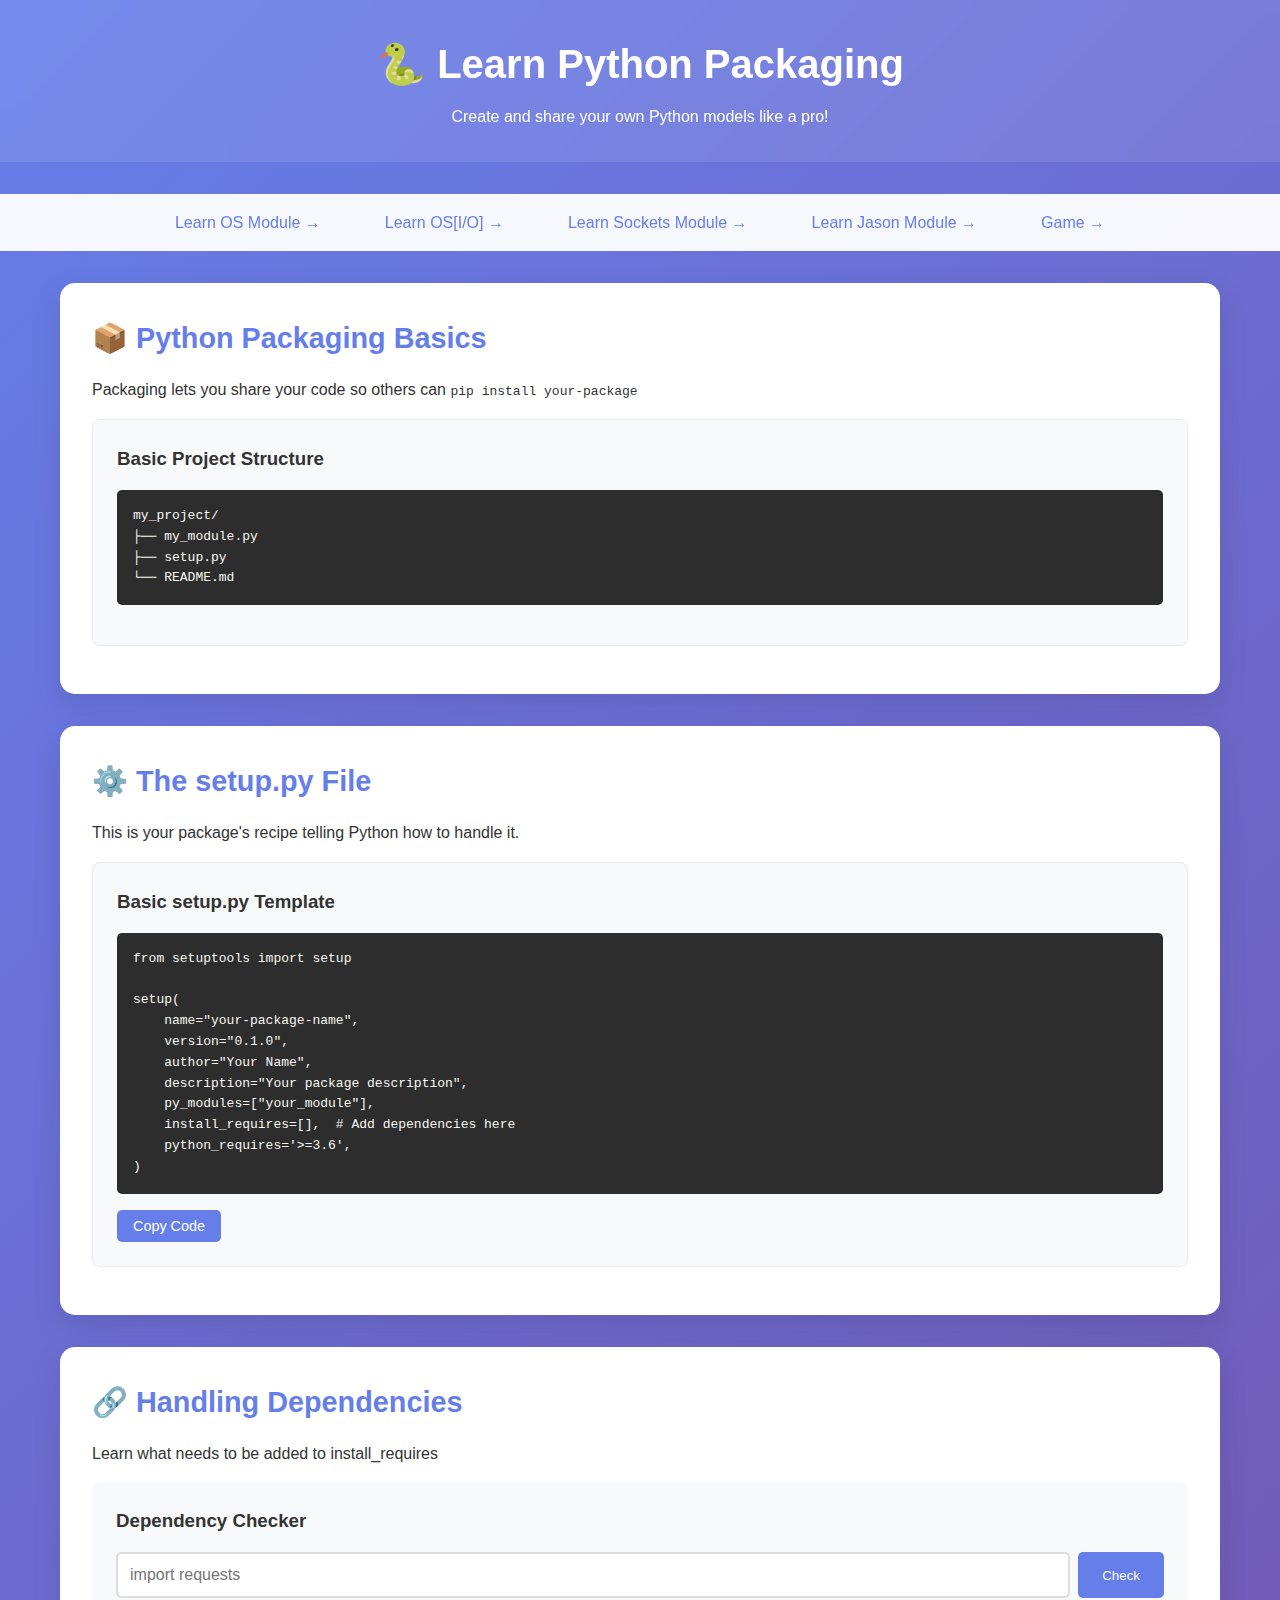
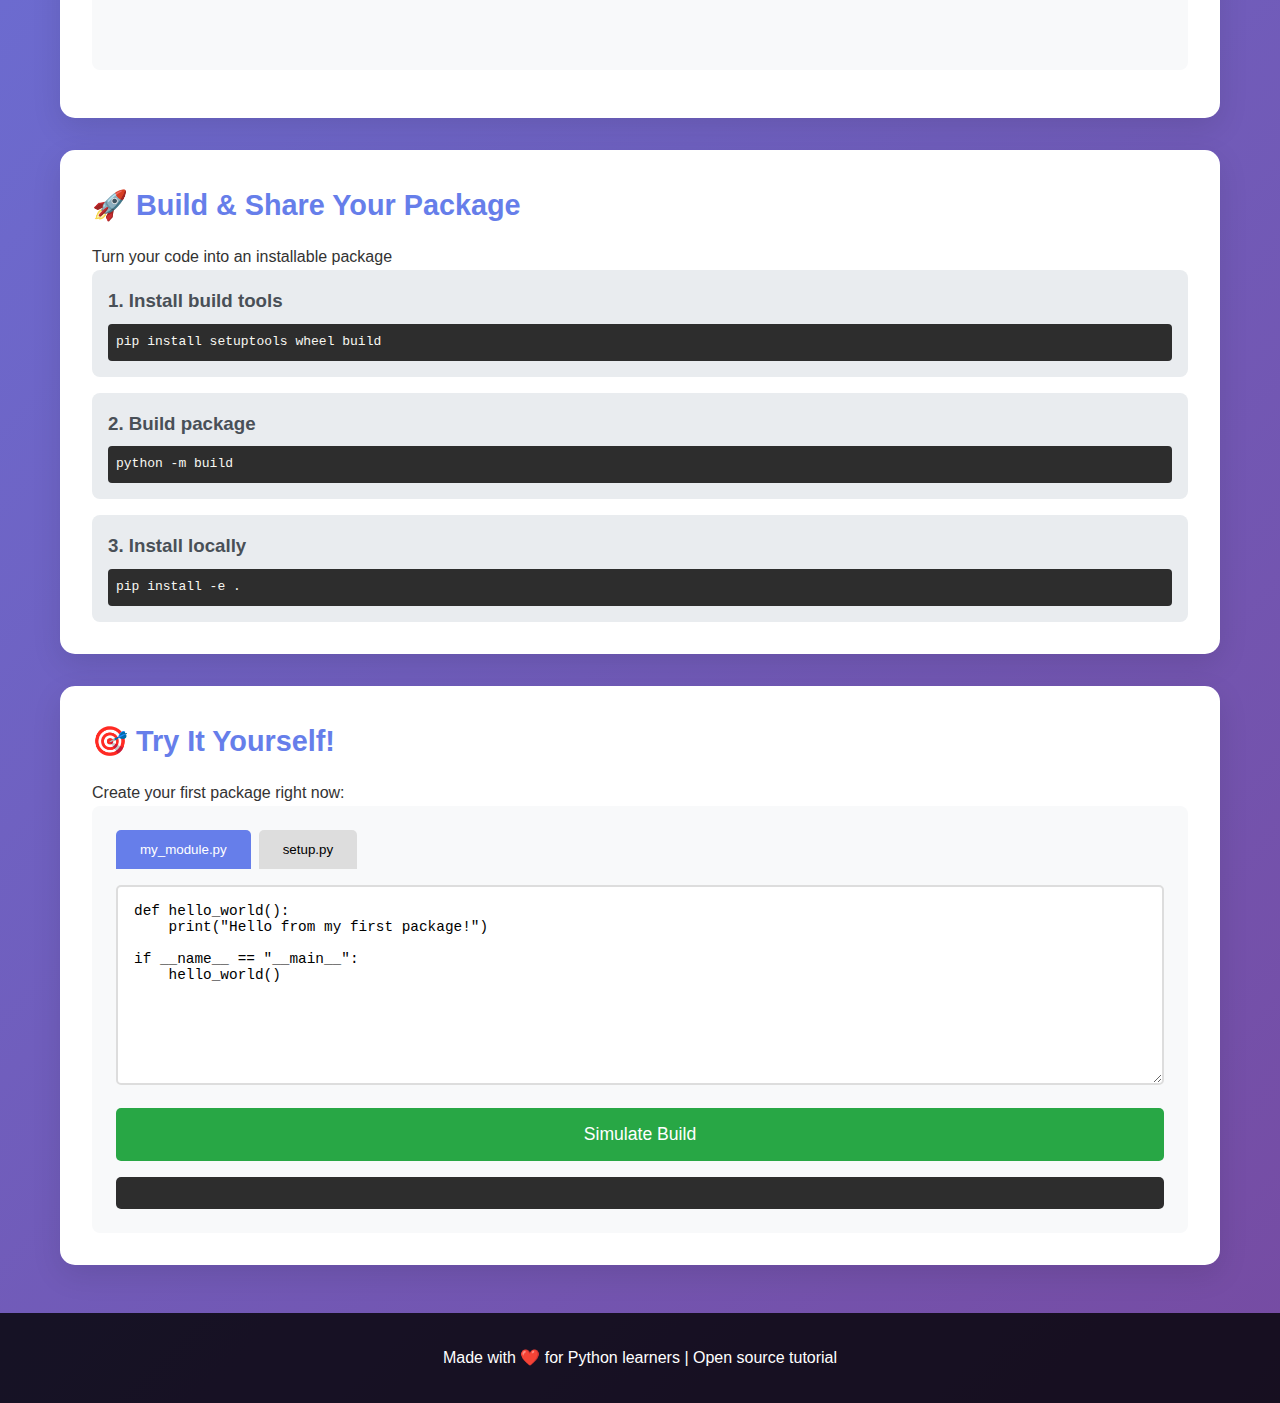
<file: index.html>
<!DOCTYPE html>
<html lang="en">
<head>
    <meta charset="UTF-8">
    <meta name="viewport" content="width=device-width, initial-scale=1.0">
    <title>Learn Python Packaging</title>
    <link rel="stylesheet" href="style.css">
    <link rel="icon" href="favicon.ico" type="image/x-icon">
</head>
<body>
    <header>
        <div class="container">
            <h1>🐍 Learn Python Packaging</h1>
            <p>Create and share your own Python models like a pro!</p>
        </div>
    </header>

    <nav>
        <div class="container">
            <ul>
                <li><a href="os_module.html">Learn OS Module →</a></li>
                <li><a href="file-io.html">Learn OS[I/O] →</a></li>
                <li><a href="sockets_module.html">Learn Sockets Module →</a></li>            
                <li><a href="jason-data.html">Learn Jason Module →</a></li>
                <li><a href="Cadillacs_Dinosaurs.html">Game →</a></li>
            </ul>
        </div>
    </nav>

    <main class="container">
        <section id="basics" class="card">
            <h2>📦 Python Packaging Basics</h2>
            <p>Packaging lets you share your code so others can <code>pip install your-package</code></p>
            
            <div class="code-block">
                <h3>Basic Project Structure</h3>
                <pre><code>my_project/
├── my_module.py
├── setup.py
└── README.md</code></pre>
            </div>
        </section>

        <section id="setup" class="card">
            <h2>⚙️ The setup.py File</h2>
            <p>This is your package's recipe telling Python how to handle it.</p>
            
            <div class="code-block">
                <h3>Basic setup.py Template</h3>
                <pre><code id="setupPyCode">from setuptools import setup

setup(
    name="your-package-name",
    version="0.1.0",
    author="Your Name",
    description="Your package description",
    py_modules=["your_module"],
    install_requires=[],  # Add dependencies here
    python_requires='>=3.6',
)</code></pre>
                <button onclick="copyCode('setupPyCode')">Copy Code</button>
            </div>
        </section>

        <section id="dependencies" class="card">
            <h2>🔗 Handling Dependencies</h2>
            <p>Learn what needs to be added to install_requires</p>
            
            <div class="interactive-demo">
                <h3>Dependency Checker</h3>
                <div class="input-group">
                    <input type="text" id="importInput" placeholder="Enter import statement (e.g., import requests)">
                    <button onclick="checkDependency()">Check</button>
                </div>
                <div id="dependencyResult" class="result"></div>
            </div>
        </section>

        <section id="build" class="card">
            <h2>🚀 Build & Share Your Package</h2>
            <p>Turn your code into an installable package</p>
            
            <div class="steps">
                <div class="step">
                    <h3>1. Install build tools</h3>
                    <code>pip install setuptools wheel build</code>
                </div>
                <div class="step">
                    <h3>2. Build package</h3>
                    <code>python -m build</code>
                </div>
                <div class="step">
                    <h3>3. Install locally</h3>
                    <code>pip install -e .</code>
                </div>
            </div>
        </section>

        <section class="card">
            <h2>🎯 Try It Yourself!</h2>
            <p>Create your first package right now:</p>
            
            <div class="practice-area">
                <div class="tabs">
                    <button class="tab-btn active" onclick="openTab('moduleTab')">my_module.py</button>
                    <button class="tab-btn" onclick="openTab('setupTab')">setup.py</button>
                </div>
                
                <div id="moduleTab" class="tab-content active">
                    <textarea id="moduleCode" placeholder="Write your Python code here...">def hello_world():
    print("Hello from my first package!")

if __name__ == "__main__":
    hello_world()</textarea>
                </div>
                
                <div id="setupTab" class="tab-content">
                    <textarea id="setupCode" placeholder="Write your setup.py here...">from setuptools import setup

setup(
    name="my-first-package",
    version="0.1.0",
    py_modules=["my_module"],
    entry_points={
        'console_scripts': [
            'my-command=my_module:hello_world',
        ],
    },
)</textarea>
                </div>
                
                <button onclick="simulateBuild()" class="build-btn">Simulate Build</button>
                <div id="buildOutput" class="output"></div>
            </div>
        </section>
    </main>

    <footer>
        <div class="container">
            <p>Made with ❤️ for Python learners | Open source tutorial</p>
        </div>
    </footer>

    <!-- External JavaScript file -->
    <script src="script.js"></script>
</body>
</html>
</file>
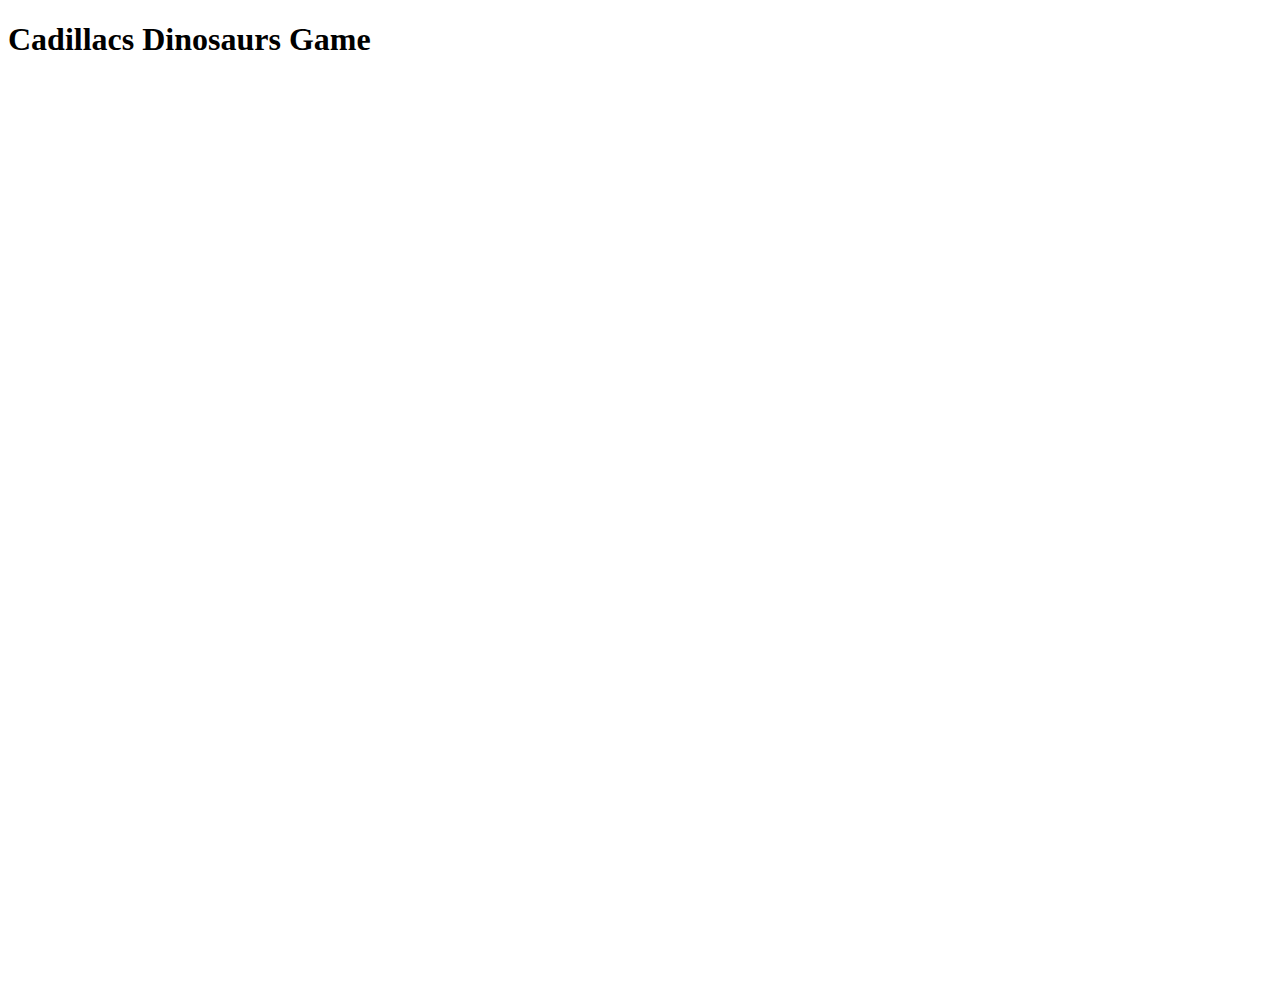
<file: Cadillacs_Dinosaurs.html>
<!DOCTYPE html>
   <html>
   <head>
<meta charset="UTF-8">
    <meta name="viewport" content="width=device-width, initial-scale=1.0">
       <title>Cadillacs Dinosaurs</title>      
   </head>
   <body>
       <h1>Cadillacs Dinosaurs Game</h1>
        <iframe src="https://www.retrogames.cc/embed/8037-cadillacs-dinosaurs-930201-etc.html" width="1200" height="900" frameborder="no" allowfullscreen="true" webkitallowfullscreen="true" mozallowfullscreen="true" scrolling="no"></iframe>
   </body>
   </html>
</file>
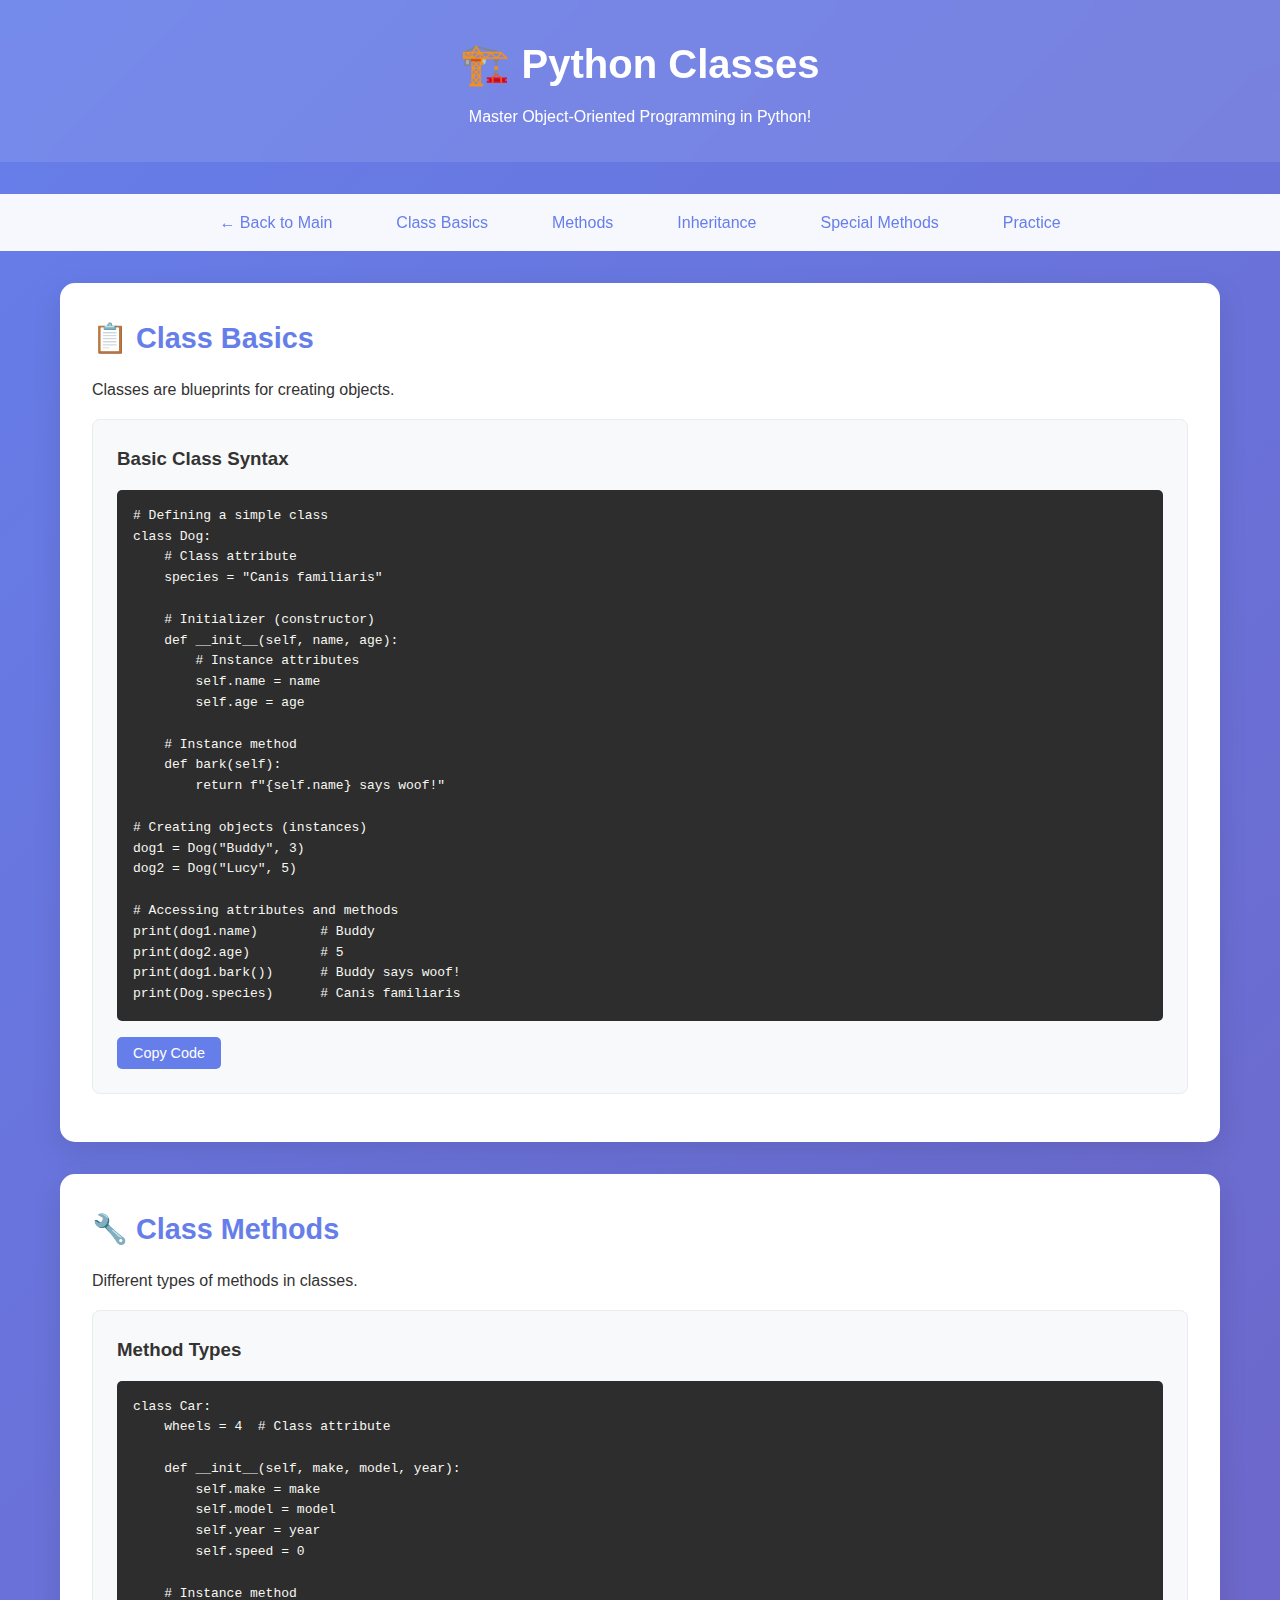
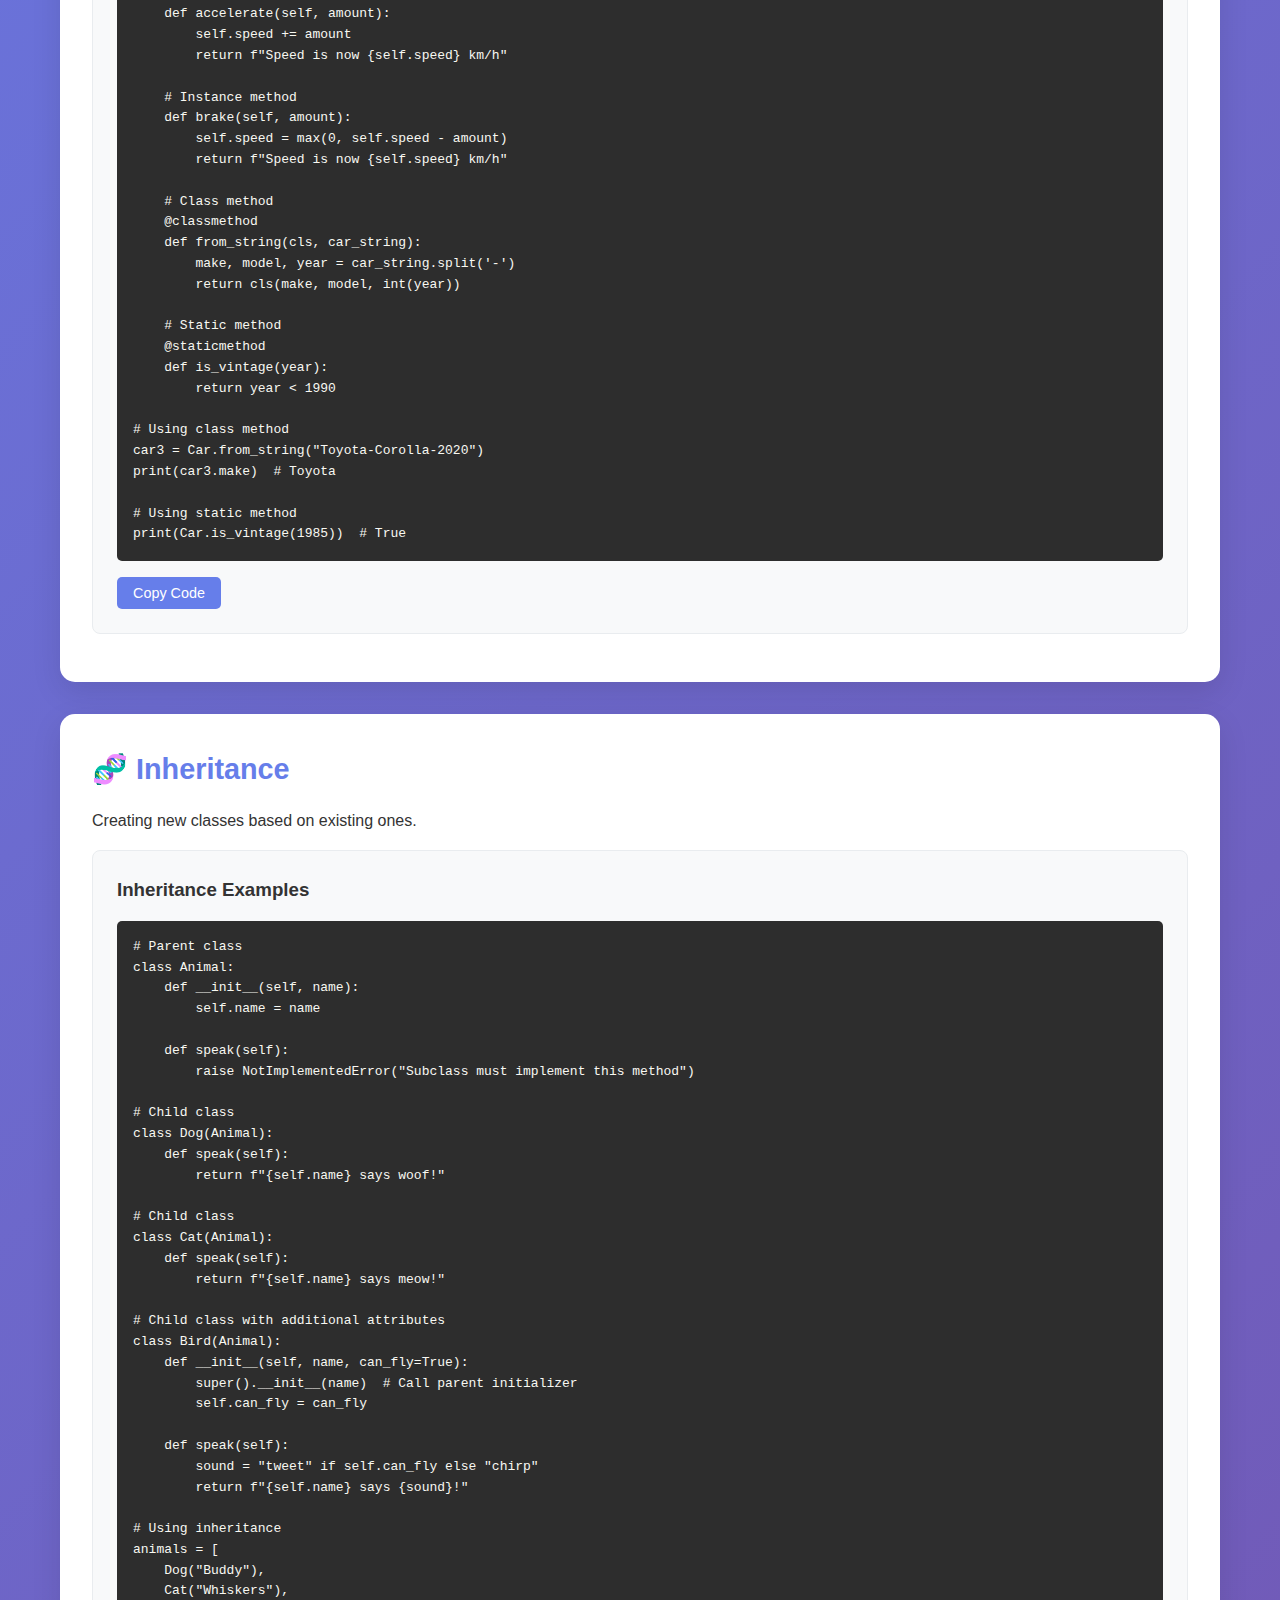
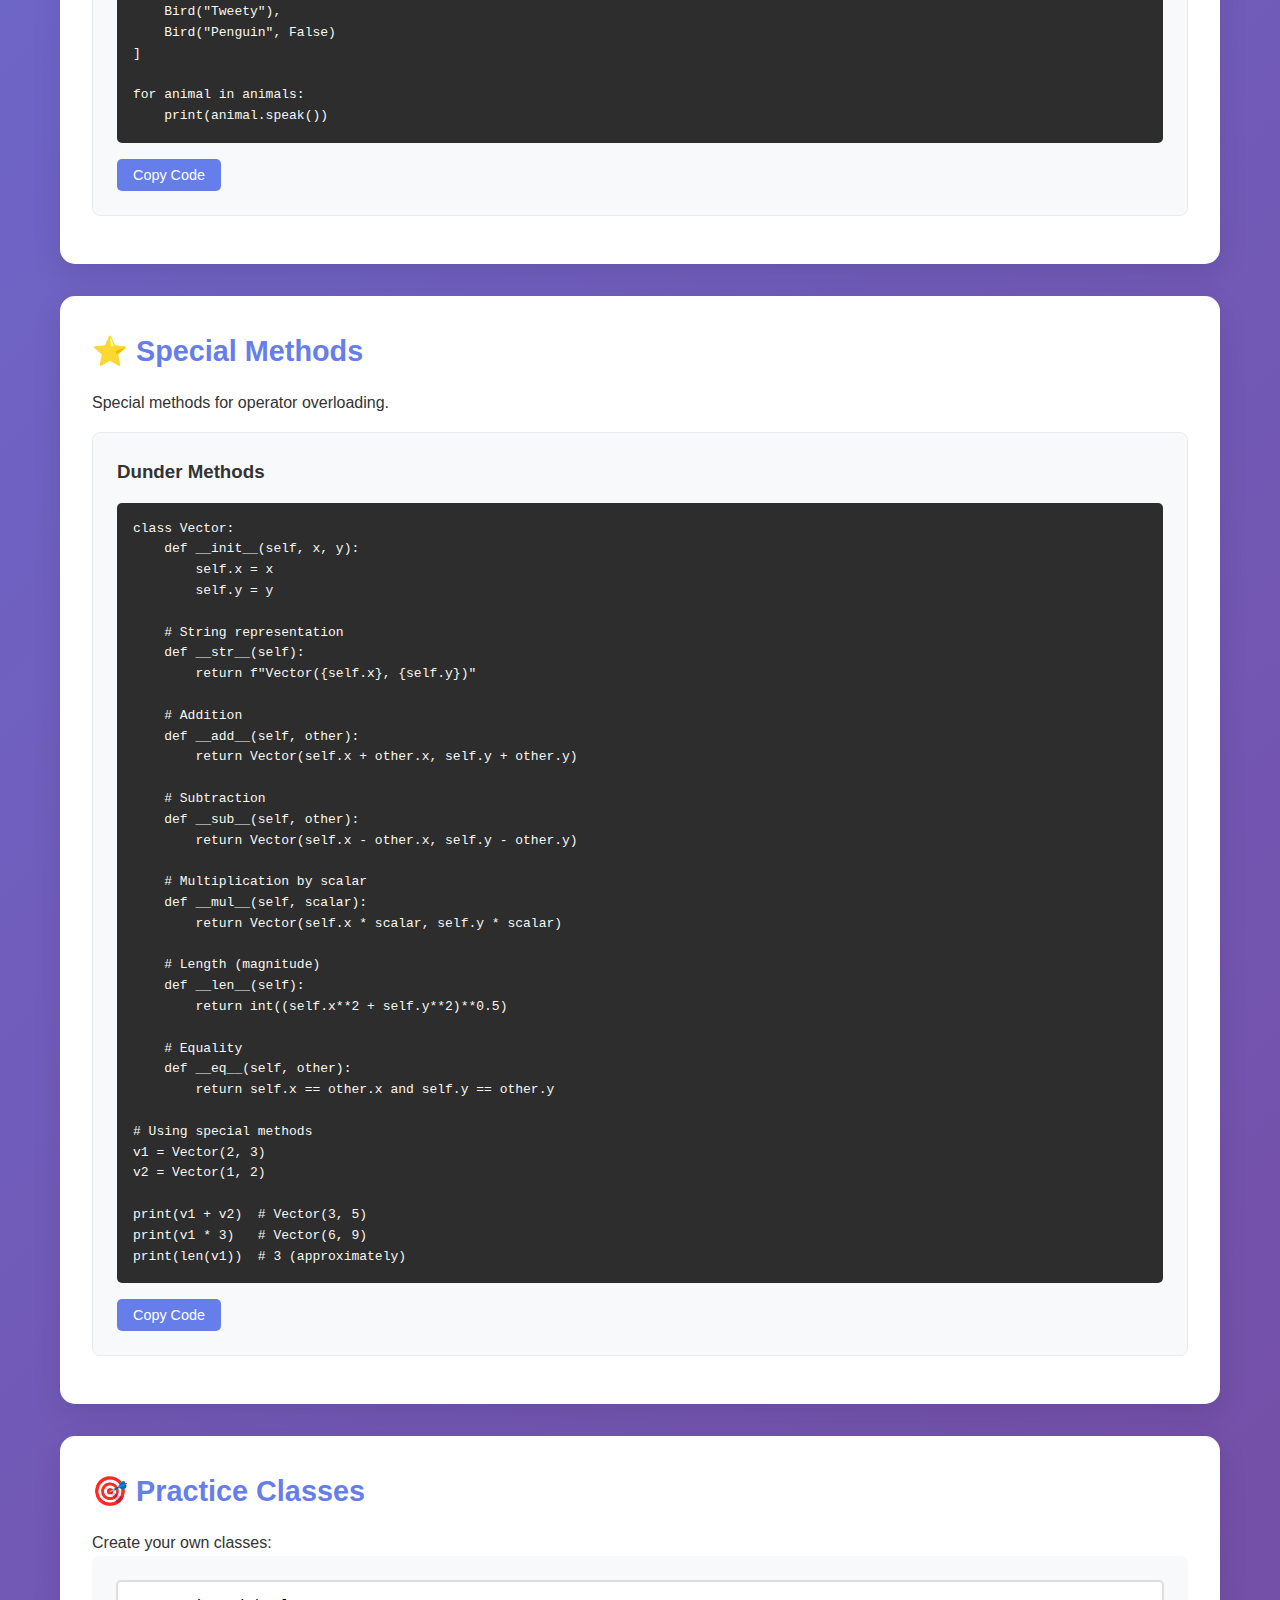
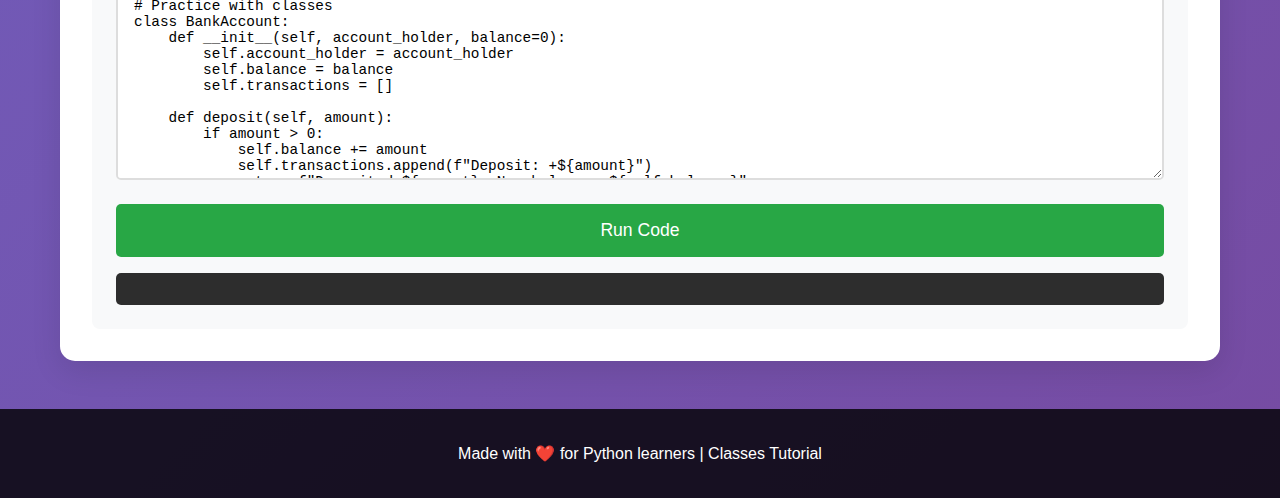
<file: classes.html>
<!DOCTYPE html>
<html lang="en">
<head>
    <meta charset="UTF-8">
    <meta name="viewport" content="width=device-width, initial-scale=1.0">
    <title>Learn Classes - Python</title>
    <link rel="stylesheet" href="style.css">
    <link rel="icon" href="assets/favicon.ico" type="image/x-icon">
    <link href="https://cdnjs.cloudflare.com/ajax/libs/font-awesome/6.0.0/css/all.min.css" rel="stylesheet">
</head>
<body>
    <header>
        <div class="container">
            <h1>🏗️ Python Classes</h1>
            <p>Master Object-Oriented Programming in Python!</p>
        </div>
    </header>

    <nav>
        <div class="container">
            <ul>
                <li><a href="index.html">← Back to Main</a></li>
                <li><a href="#basics">Class Basics</a></li>
                <li><a href="#methods">Methods</a></li>
                <li><a href="#inheritance">Inheritance</a></li>
                <li><a href="#special">Special Methods</a></li>
                <li><a href="#practice">Practice</a></li>
            </ul>
        </div>
    </nav>

    <main class="container">
        <section id="basics" class="card">
            <h2>📋 Class Basics</h2>
            <p>Classes are blueprints for creating objects.</p>
            
            <div class="code-block">
                <h3>Basic Class Syntax</h3>
                <pre><code id="basicClassCode"># Defining a simple class
class Dog:
    # Class attribute
    species = "Canis familiaris"
    
    # Initializer (constructor)
    def __init__(self, name, age):
        # Instance attributes
        self.name = name
        self.age = age
    
    # Instance method
    def bark(self):
        return f"{self.name} says woof!"

# Creating objects (instances)
dog1 = Dog("Buddy", 3)
dog2 = Dog("Lucy", 5)

# Accessing attributes and methods
print(dog1.name)        # Buddy
print(dog2.age)         # 5
print(dog1.bark())      # Buddy says woof!
print(Dog.species)      # Canis familiaris</code></pre>
                <button onclick="copyCode('basicClassCode')">Copy Code</button>
            </div>
        </section>

        <section id="methods" class="card">
            <h2>🔧 Class Methods</h2>
            <p>Different types of methods in classes.</p>
            
            <div class="code-block">
                <h3>Method Types</h3>
                <pre><code id="methodCode">class Car:
    wheels = 4  # Class attribute
    
    def __init__(self, make, model, year):
        self.make = make
        self.model = model
        self.year = year
        self.speed = 0
    
    # Instance method
    def accelerate(self, amount):
        self.speed += amount
        return f"Speed is now {self.speed} km/h"
    
    # Instance method
    def brake(self, amount):
        self.speed = max(0, self.speed - amount)
        return f"Speed is now {self.speed} km/h"
    
    # Class method
    @classmethod
    def from_string(cls, car_string):
        make, model, year = car_string.split('-')
        return cls(make, model, int(year))
    
    # Static method
    @staticmethod
    def is_vintage(year):
        return year < 1990

# Using class method
car3 = Car.from_string("Toyota-Corolla-2020")
print(car3.make)  # Toyota

# Using static method
print(Car.is_vintage(1985))  # True</code></pre>
                <button onclick="copyCode('methodCode')">Copy Code</button>
            </div>
        </section>

        <section id="inheritance" class="card">
            <h2>🧬 Inheritance</h2>
            <p>Creating new classes based on existing ones.</p>
            
            <div class="code-block">
                <h3>Inheritance Examples</h3>
                <pre><code id="inheritCode"># Parent class
class Animal:
    def __init__(self, name):
        self.name = name
    
    def speak(self):
        raise NotImplementedError("Subclass must implement this method")

# Child class
class Dog(Animal):
    def speak(self):
        return f"{self.name} says woof!"

# Child class
class Cat(Animal):
    def speak(self):
        return f"{self.name} says meow!"

# Child class with additional attributes
class Bird(Animal):
    def __init__(self, name, can_fly=True):
        super().__init__(name)  # Call parent initializer
        self.can_fly = can_fly
    
    def speak(self):
        sound = "tweet" if self.can_fly else "chirp"
        return f"{self.name} says {sound}!"

# Using inheritance
animals = [
    Dog("Buddy"),
    Cat("Whiskers"),
    Bird("Tweety"),
    Bird("Penguin", False)
]

for animal in animals:
    print(animal.speak())</code></pre>
                <button onclick="copyCode('inheritCode')">Copy Code</button>
            </div>
        </section>

        <section id="special" class="card">
            <h2>⭐ Special Methods</h2>
            <p>Special methods for operator overloading.</p>
            
            <div class="code-block">
                <h3>Dunder Methods</h3>
                <pre><code id="specialCode">class Vector:
    def __init__(self, x, y):
        self.x = x
        self.y = y
    
    # String representation
    def __str__(self):
        return f"Vector({self.x}, {self.y})"
    
    # Addition
    def __add__(self, other):
        return Vector(self.x + other.x, self.y + other.y)
    
    # Subtraction
    def __sub__(self, other):
        return Vector(self.x - other.x, self.y - other.y)
    
    # Multiplication by scalar
    def __mul__(self, scalar):
        return Vector(self.x * scalar, self.y * scalar)
    
    # Length (magnitude)
    def __len__(self):
        return int((self.x**2 + self.y**2)**0.5)
    
    # Equality
    def __eq__(self, other):
        return self.x == other.x and self.y == other.y

# Using special methods
v1 = Vector(2, 3)
v2 = Vector(1, 2)

print(v1 + v2)  # Vector(3, 5)
print(v1 * 3)   # Vector(6, 9)
print(len(v1))  # 3 (approximately)</code></pre>
                <button onclick="copyCode('specialCode')">Copy Code</button>
            </div>
        </section>

        <section id="practice" class="card">
            <h2>🎯 Practice Classes</h2>
            <p>Create your own classes:</p>
            
            <div class="practice-area">
                <textarea id="classCode" placeholder="Write your class code here..." rows="15"># Practice with classes
class BankAccount:
    def __init__(self, account_holder, balance=0):
        self.account_holder = account_holder
        self.balance = balance
        self.transactions = []
    
    def deposit(self, amount):
        if amount > 0:
            self.balance += amount
            self.transactions.append(f"Deposit: +${amount}")
            return f"Deposited ${amount}. New balance: ${self.balance}"
        return "Invalid deposit amount"
    
    def withdraw(self, amount):
        if 0 < amount <= self.balance:
            self.balance -= amount
            self.transactions.append(f"Withdrawal: -${amount}")
            return f"Withdrew ${amount}. New balance: ${self.balance}"
        return "Insufficient funds or invalid amount"
    
    def get_balance(self):
        return f"Balance: ${self.balance}"
    
    def get_transactions(self):
        return self.transactions

# Test the BankAccount class
if __name__ == "__main__":
    account = BankAccount("Alice", 1000)
    print(account.deposit(500))
    print(account.withdraw(200))
    print(account.withdraw(2000))  # Should fail
    print(account.get_balance())
    print("Transaction History:", account.get_transactions())</textarea>
                
                <button onclick="runClassCode()" class="build-btn">Run Code</button>
                <div id="classOutput" class="output"></div>
            </div>
        </section>
    </main>

    <footer>
        <div class="container">
            <p>Made with ❤️ for Python learners | Classes Tutorial</p>
        </div>
    </footer>

    <script>
        function copyCode(elementId) {
            const codeElement = document.getElementById(elementId);
            navigator.clipboard.writeText(codeElement.textContent);
            alert('Code copied to clipboard!');
        }

        function runClassCode() {
            const outputDiv = document.getElementById('classOutput');
            outputDiv.innerHTML = '🚀 Running class code...\n\n';
            
            setTimeout(() => {
                outputDiv.innerHTML += 'Deposited $500. New balance: $1500\n';
            }, 500);
            
            setTimeout(() => {
                outputDiv.innerHTML += 'Withdrew $200. New balance: $1300\n';
            }, 1000);
            
            setTimeout(() => {
                outputDiv.innerHTML += 'Insufficient funds or invalid amount\n';
            }, 1500);
            
            setTimeout(() => {
                outputDiv.innerHTML += 'Balance: $1300\n';
                outputDiv.innerHTML += 'Transaction History: [\'Deposit: +$500\', \'Withdrawal: -$200\']\n\n';
                outputDiv.innerHTML += '✅ Bank account class working correctly!';
            }, 2000);
        }

        document.querySelectorAll('nav a').forEach(anchor => {
            anchor.addEventListener('click', function(e) {
                if (this.getAttribute('href').startsWith('#')) {
                    e.preventDefault();
                    document.querySelector(this.getAttribute('href')).scrollIntoView({
                        behavior: 'smooth'
                    });
                }
            });
        });
    </script>
</body>
</html>
</file>
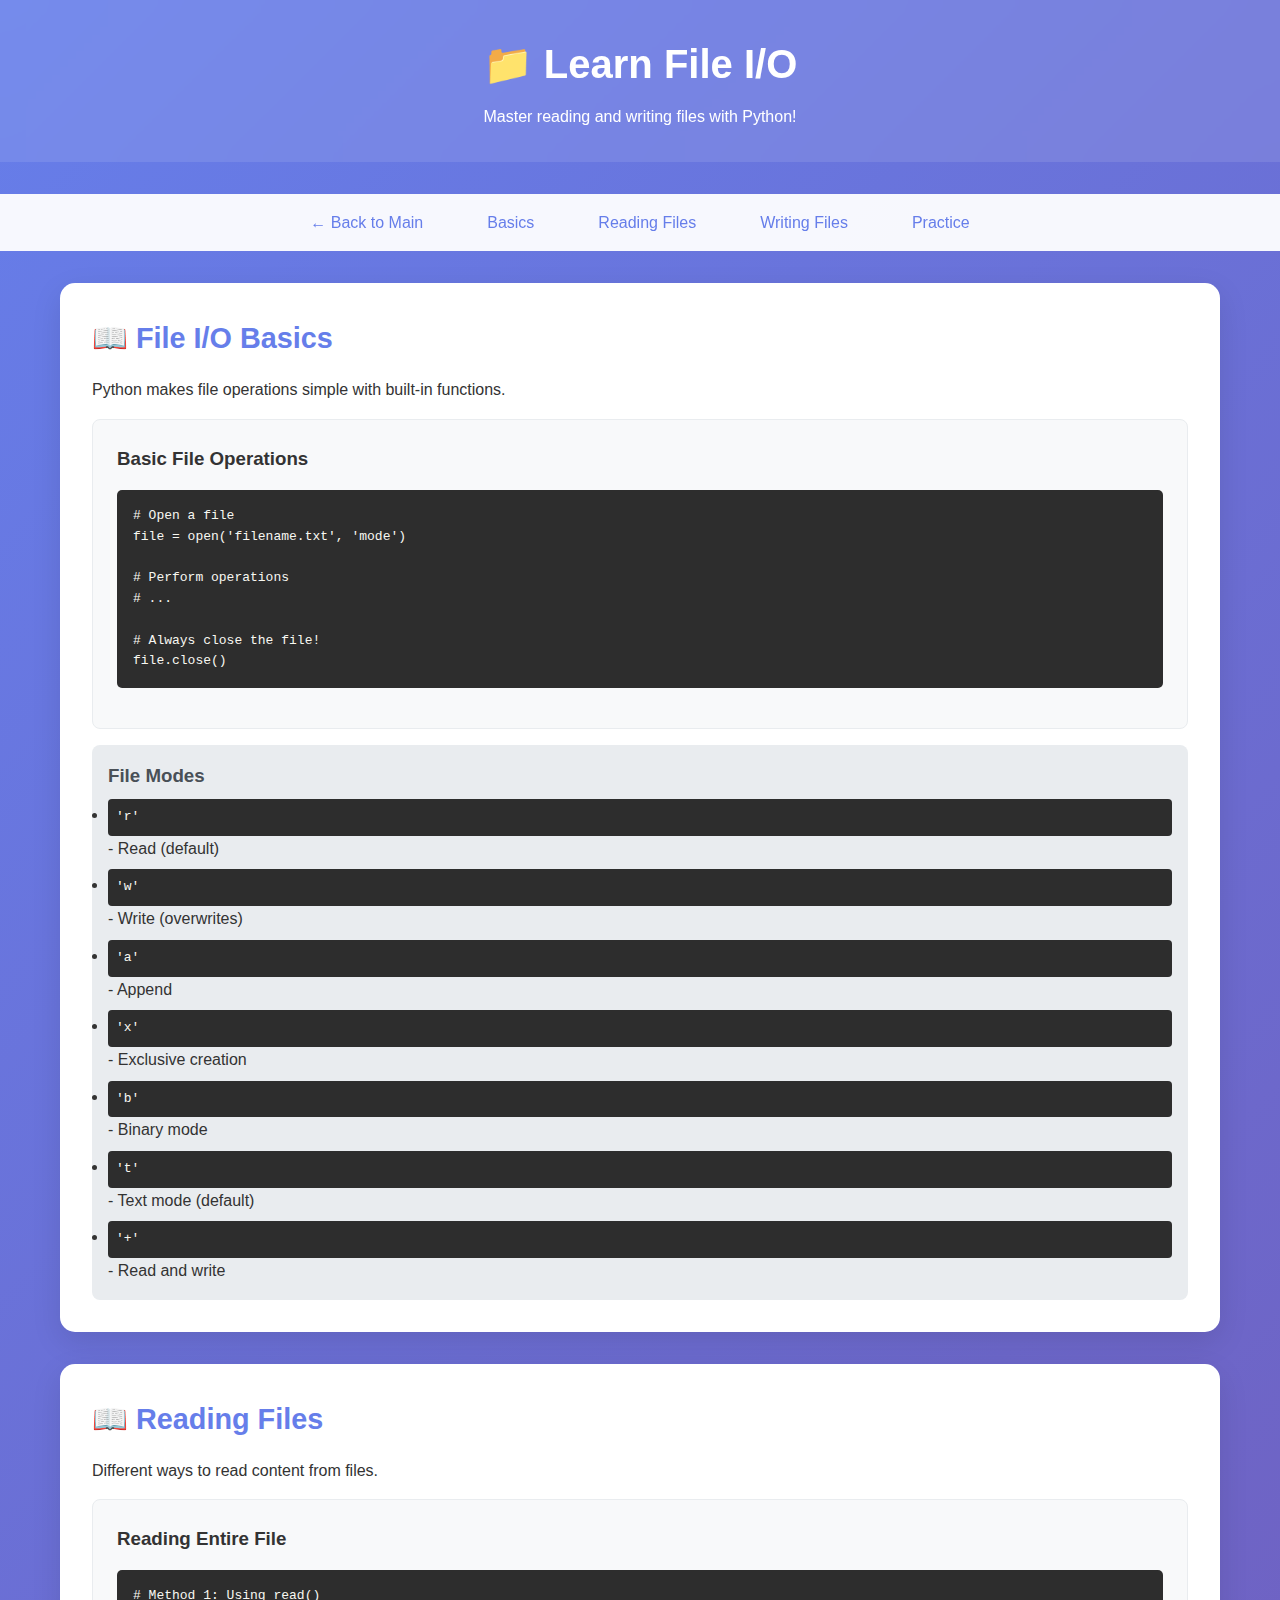
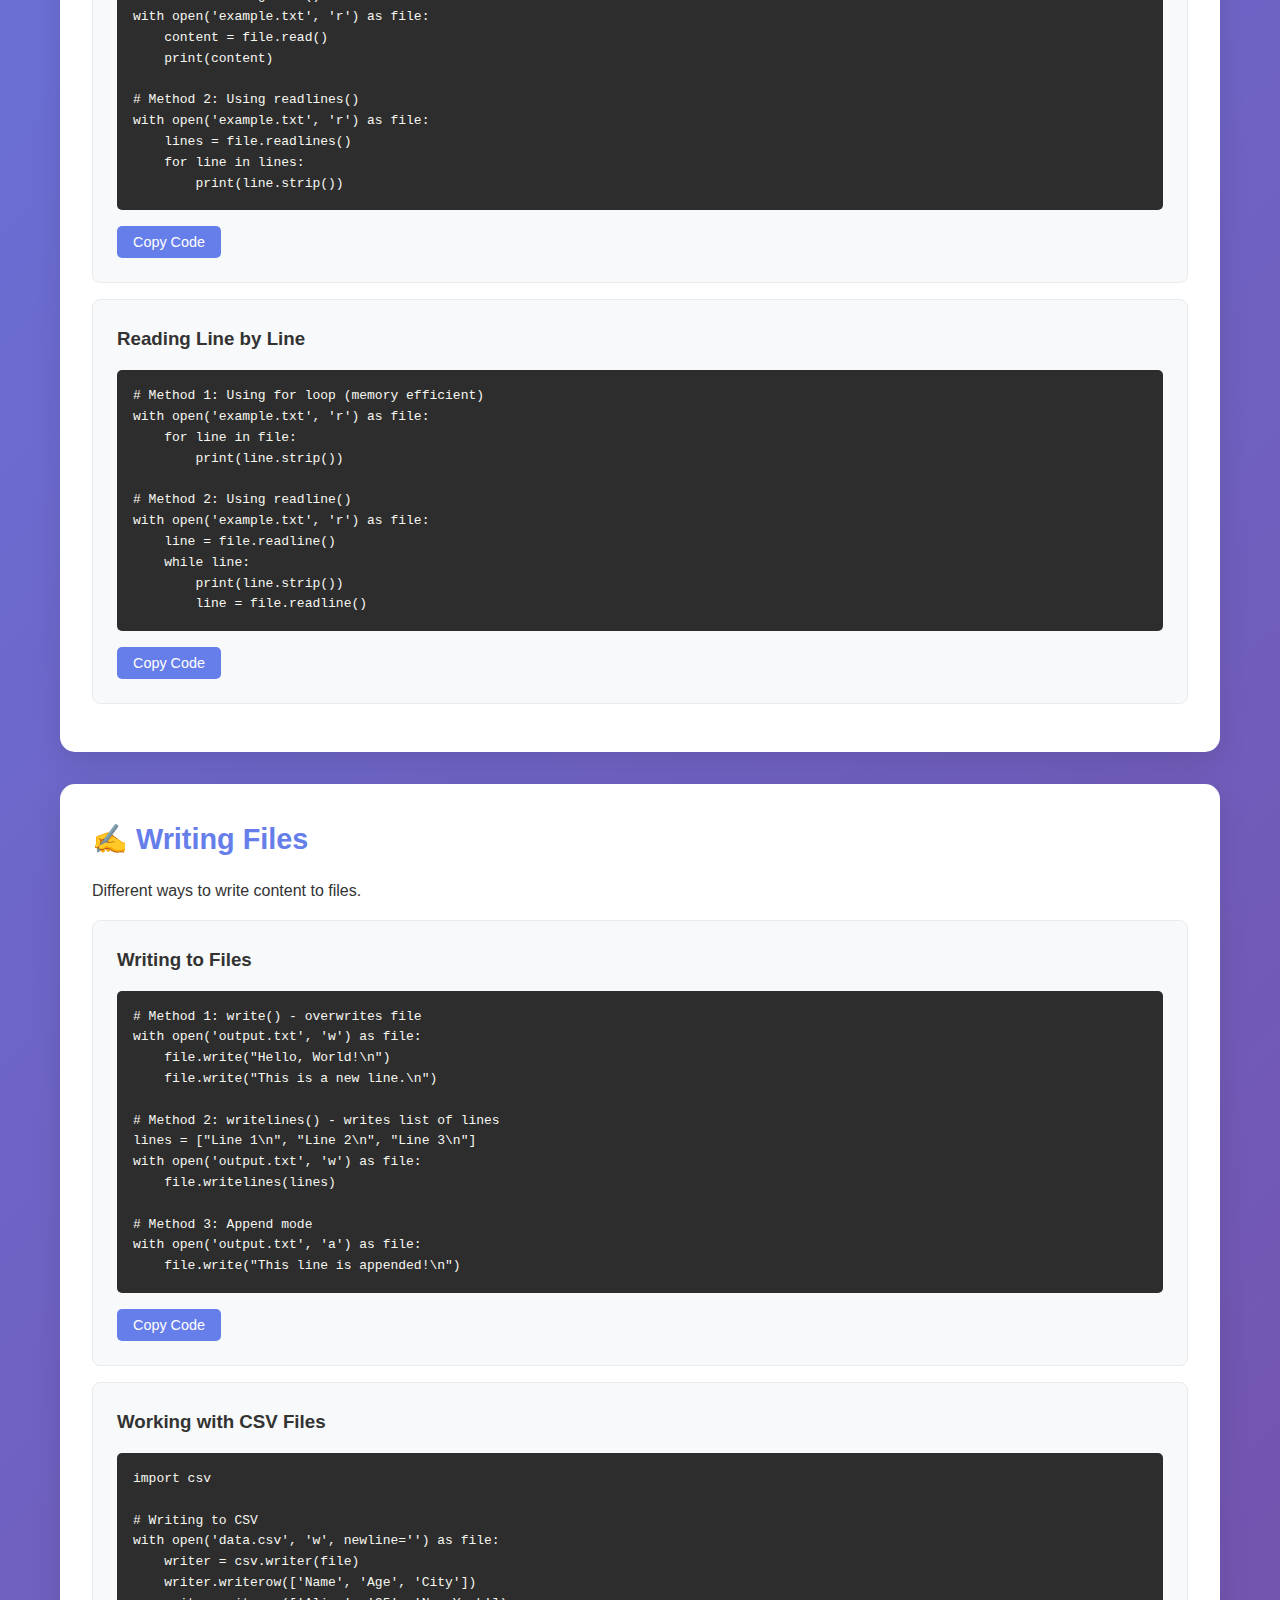
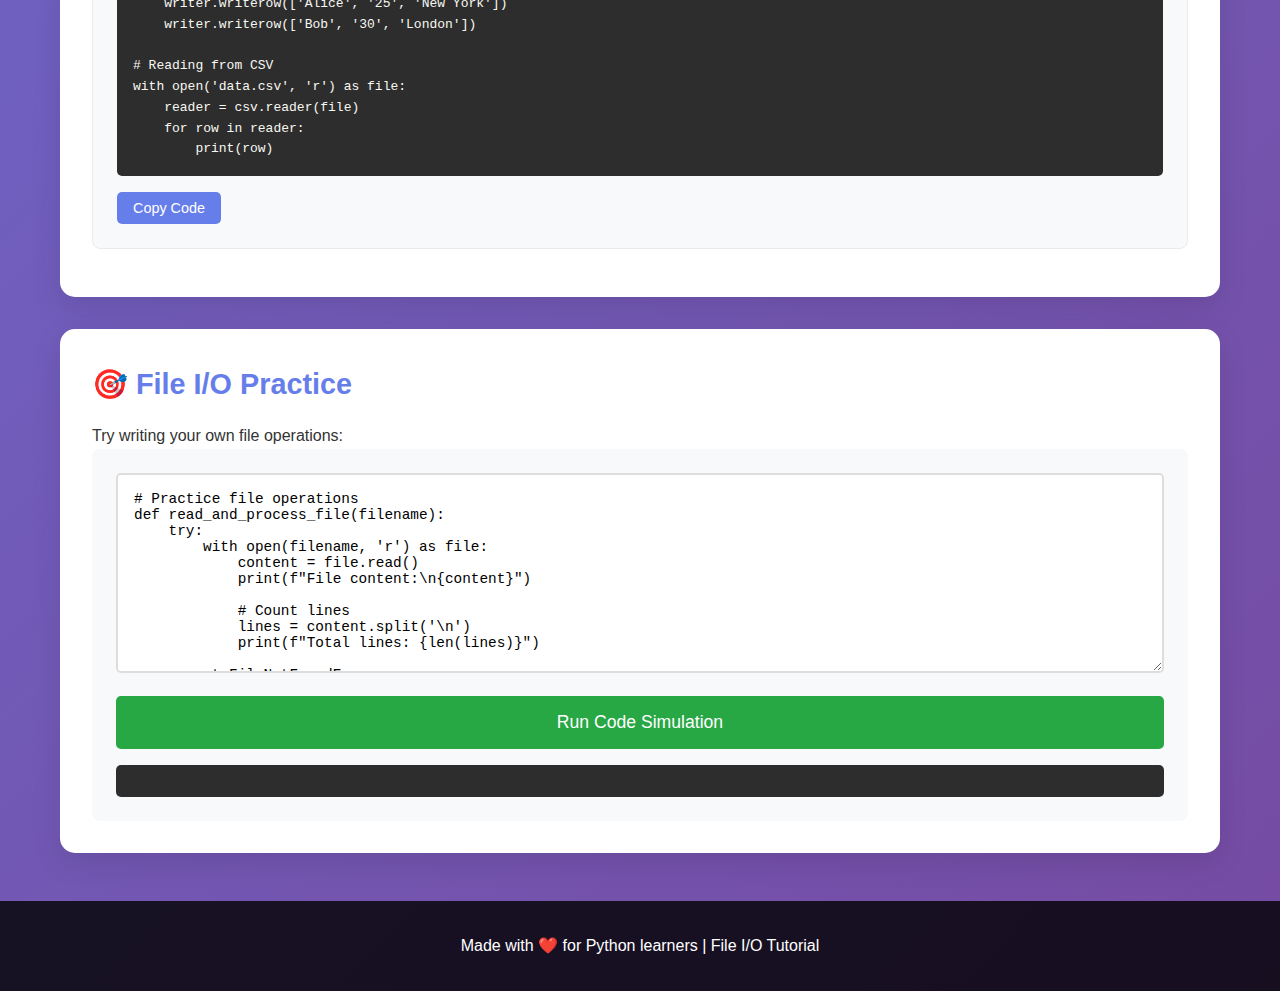
<file: file-io.html>
<!DOCTYPE html>
<html lang="en">
<head>
    <meta charset="UTF-8">
    <meta name="viewport" content="width=device-width, initial-scale=1.0">
    <title>Learn File I/O - Python</title>
    <link rel="stylesheet" href="style.css">
    <link rel="icon" href="favicon.ico" type="image/x-icon">
</head>
<body>
    <header>
        <div class="container">
            <h1>📁 Learn File I/O</h1>
            <p>Master reading and writing files with Python!</p>
        </div>
    </header>

    <nav>
        <div class="container">
            <ul>
                <li><a href="index.html">← Back to Main</a></li>
                <li><a href="#basics">Basics</a></li>
                <li><a href="#reading">Reading Files</a></li>
                <li><a href="#writing">Writing Files</a></li>
                <li><a href="#practice">Practice</a></li>
            </ul>
        </div>
    </nav>

    <main class="container">
        <section id="basics" class="card">
            <h2>📖 File I/O Basics</h2>
            <p>Python makes file operations simple with built-in functions.</p>
            
            <div class="code-block">
                <h3>Basic File Operations</h3>
                <pre><code># Open a file
file = open('filename.txt', 'mode')

# Perform operations
# ...

# Always close the file!
file.close()</code></pre>
            </div>

            <div class="steps">
                <div class="step">
                    <h3>File Modes</h3>
                    <ul>
                        <li><code>'r'</code> - Read (default)</li>
                        <li><code>'w'</code> - Write (overwrites)</li>
                        <li><code>'a'</code> - Append</li>
                        <li><code>'x'</code> - Exclusive creation</li>
                        <li><code>'b'</code> - Binary mode</li>
                        <li><code>'t'</code> - Text mode (default)</li>
                        <li><code>'+'</code> - Read and write</li>
                    </ul>
                </div>
            </div>
        </section>

        <section id="reading" class="card">
            <h2>📖 Reading Files</h2>
            <p>Different ways to read content from files.</p>
            
            <div class="code-block">
                <h3>Reading Entire File</h3>
                <pre><code id="readEntireCode"># Method 1: Using read()
with open('example.txt', 'r') as file:
    content = file.read()
    print(content)

# Method 2: Using readlines()
with open('example.txt', 'r') as file:
    lines = file.readlines()
    for line in lines:
        print(line.strip())</code></pre>
                <button onclick="copyCode('readEntireCode')">Copy Code</button>
            </div>

            <div class="code-block">
                <h3>Reading Line by Line</h3>
                <pre><code id="readLineCode"># Method 1: Using for loop (memory efficient)
with open('example.txt', 'r') as file:
    for line in file:
        print(line.strip())

# Method 2: Using readline()
with open('example.txt', 'r') as file:
    line = file.readline()
    while line:
        print(line.strip())
        line = file.readline()</code></pre>
                <button onclick="copyCode('readLineCode')">Copy Code</button>
            </div>
        </section>

        <section id="writing" class="card">
            <h2>✍️ Writing Files</h2>
            <p>Different ways to write content to files.</p>
            
            <div class="code-block">
                <h3>Writing to Files</h3>
                <pre><code id="writeCode"># Method 1: write() - overwrites file
with open('output.txt', 'w') as file:
    file.write("Hello, World!\n")
    file.write("This is a new line.\n")

# Method 2: writelines() - writes list of lines
lines = ["Line 1\n", "Line 2\n", "Line 3\n"]
with open('output.txt', 'w') as file:
    file.writelines(lines)

# Method 3: Append mode
with open('output.txt', 'a') as file:
    file.write("This line is appended!\n")</code></pre>
                <button onclick="copyCode('writeCode')">Copy Code</button>
            </div>

            <div class="code-block">
                <h3>Working with CSV Files</h3>
                <pre><code id="csvCode">import csv

# Writing to CSV
with open('data.csv', 'w', newline='') as file:
    writer = csv.writer(file)
    writer.writerow(['Name', 'Age', 'City'])
    writer.writerow(['Alice', '25', 'New York'])
    writer.writerow(['Bob', '30', 'London'])

# Reading from CSV
with open('data.csv', 'r') as file:
    reader = csv.reader(file)
    for row in reader:
        print(row)</code></pre>
                <button onclick="copyCode('csvCode')">Copy Code</button>
            </div>
        </section>

        <section id="practice" class="card">
            <h2>🎯 File I/O Practice</h2>
            <p>Try writing your own file operations:</p>
            
            <div class="practice-area">
                <textarea id="fileIoCode" placeholder="Write your file I/O code here..." rows="15"># Practice file operations
def read_and_process_file(filename):
    try:
        with open(filename, 'r') as file:
            content = file.read()
            print(f"File content:\n{content}")
            
            # Count lines
            lines = content.split('\n')
            print(f"Total lines: {len(lines)}")
            
    except FileNotFoundError:
        print(f"Error: File '{filename}' not found!")
    except Exception as e:
        print(f"Error: {e}")

def write_to_file(filename, content):
    try:
        with open(filename, 'w') as file:
            file.write(content)
        print(f"Successfully wrote to '{filename}'")
    except Exception as e:
        print(f"Error writing file: {e}")

# Test the functions
if __name__ == "__main__":
    write_to_file('test.txt', 'Hello File I/O!\nSecond line\nThird line')
    read_and_process_file('test.txt')</textarea>
                
                <button onclick="runFileIoCode()" class="build-btn">Run Code Simulation</button>
                <div id="fileIoOutput" class="output"></div>
            </div>
        </section>
    </main>

    <footer>
        <div class="container">
            <p>Made with ❤️ for Python learners | File I/O Tutorial</p>
        </div>
    </footer>

    <script>
        function copyCode(elementId) {
            const codeElement = document.getElementById(elementId);
            navigator.clipboard.writeText(codeElement.textContent);
            
            const button = event.target;
            const originalText = button.textContent;
            button.textContent = '✓ Copied!';
            setTimeout(() => {
                button.textContent = originalText;
            }, 2000);
        }

        function runFileIoCode() {
            const code = document.getElementById('fileIoCode').value;
            const outputDiv = document.getElementById('fileIoOutput');
            
            outputDiv.innerHTML = '🚀 Running file I/O simulation...\n\n';
            
            setTimeout(() => {
                outputDiv.innerHTML += '✅ Creating file: test.txt\n';
                outputDiv.innerHTML += '📝 Writing content to file...\n';
            }, 500);
            
            setTimeout(() => {
                outputDiv.innerHTML += '✅ File written successfully\n';
                outputDiv.innerHTML += '📖 Reading file content...\n\n';
            }, 1500);
            
            setTimeout(() => {
                outputDiv.innerHTML += 'File content:\n';
                outputDiv.innerHTML += 'Hello File I/O!\n';
                outputOutputDiv.innerHTML += 'Second line\n';
                outputDiv.innerHTML += 'Third line\n\n';
                outputDiv.innerHTML += 'Total lines: 3\n';
            }, 2500);
            
            setTimeout(() => {
                outputDiv.innerHTML += '\n💡 Try modifying the code to:\n';
                outputDiv.innerHTML += '   - Read a different file\n';
                outputDiv.innerHTML += '   - Append to an existing file\n';
                outputDiv.innerHTML += '   - Handle file not found errors\n';
            }, 3500);
        }

        // Smooth scrolling
        document.querySelectorAll('nav a').forEach(anchor => {
            anchor.addEventListener('click', function(e) {
                if (this.getAttribute('href').startsWith('#')) {
                    e.preventDefault();
                    const targetId = this.getAttribute('href');
                    document.querySelector(targetId).scrollIntoView({
                        behavior: 'smooth'
                    });
                }
            });
        });
    </script>
</body>
</html>
</file>
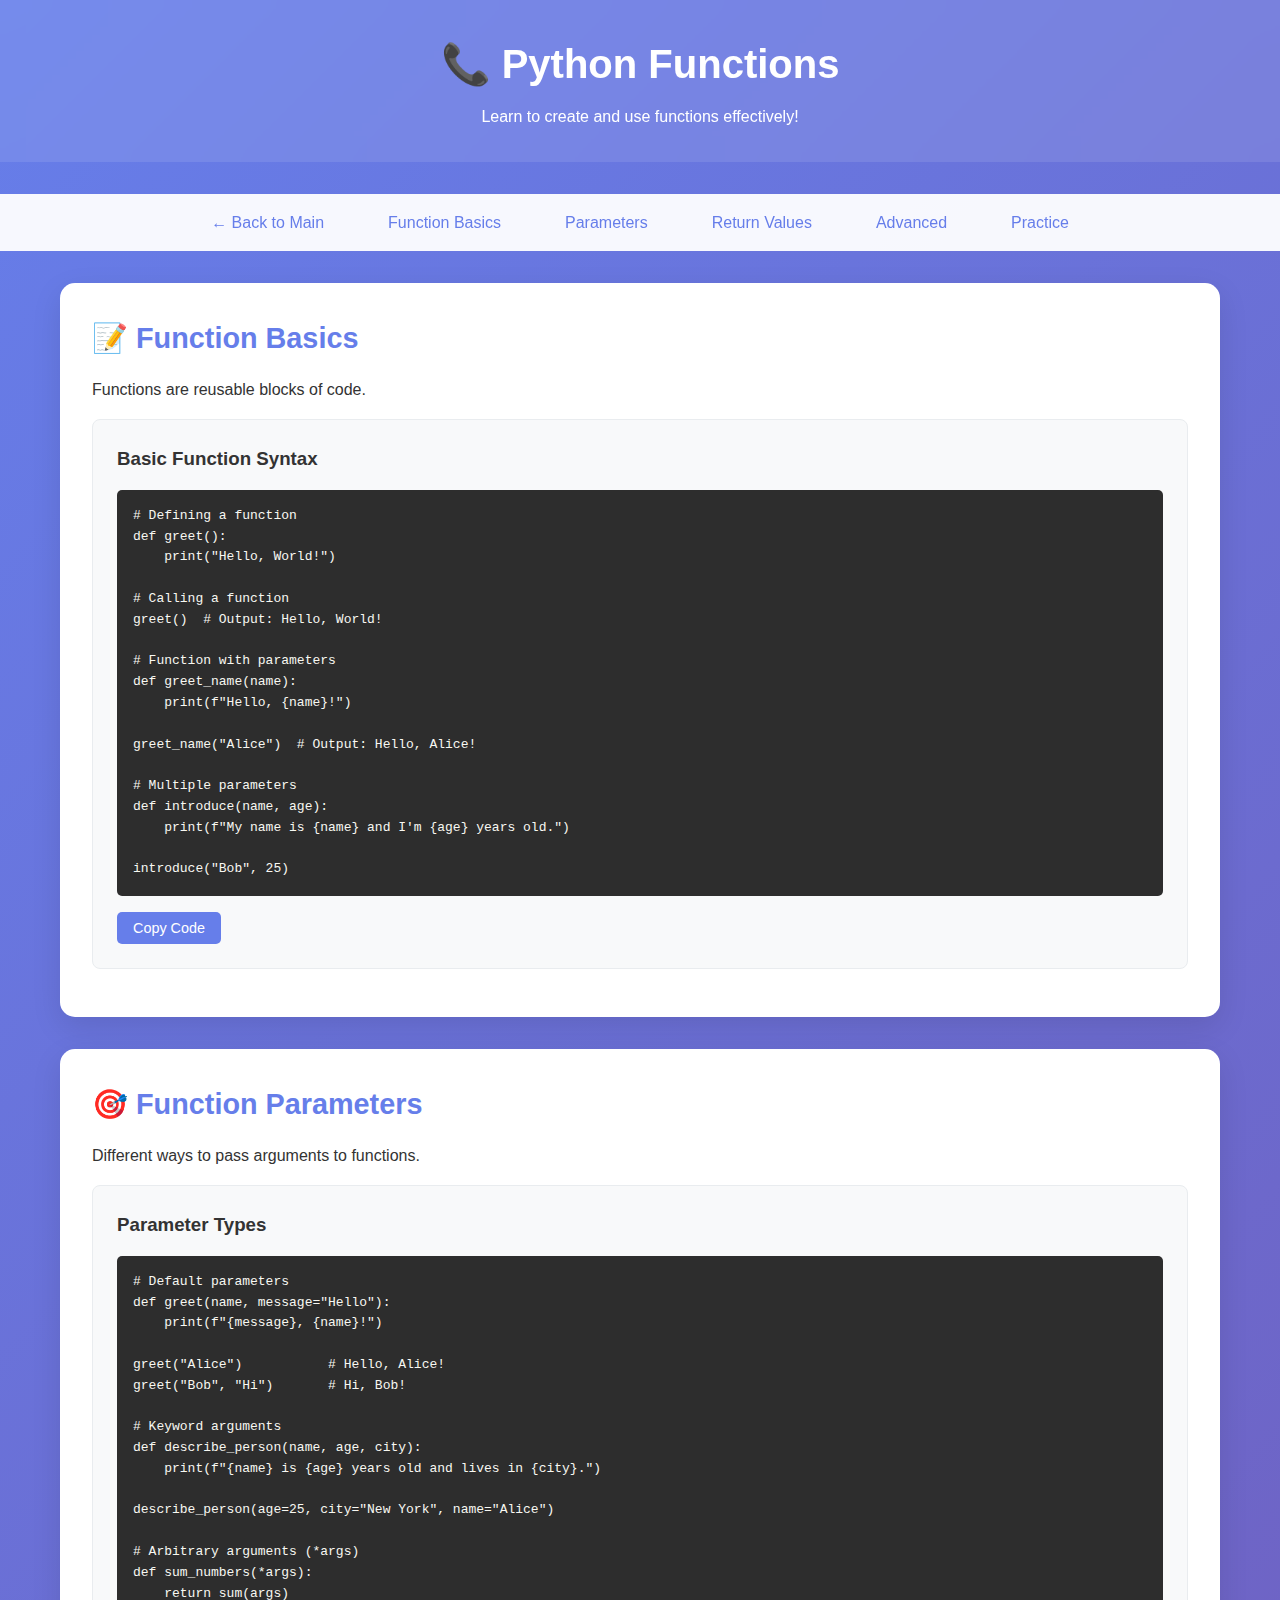
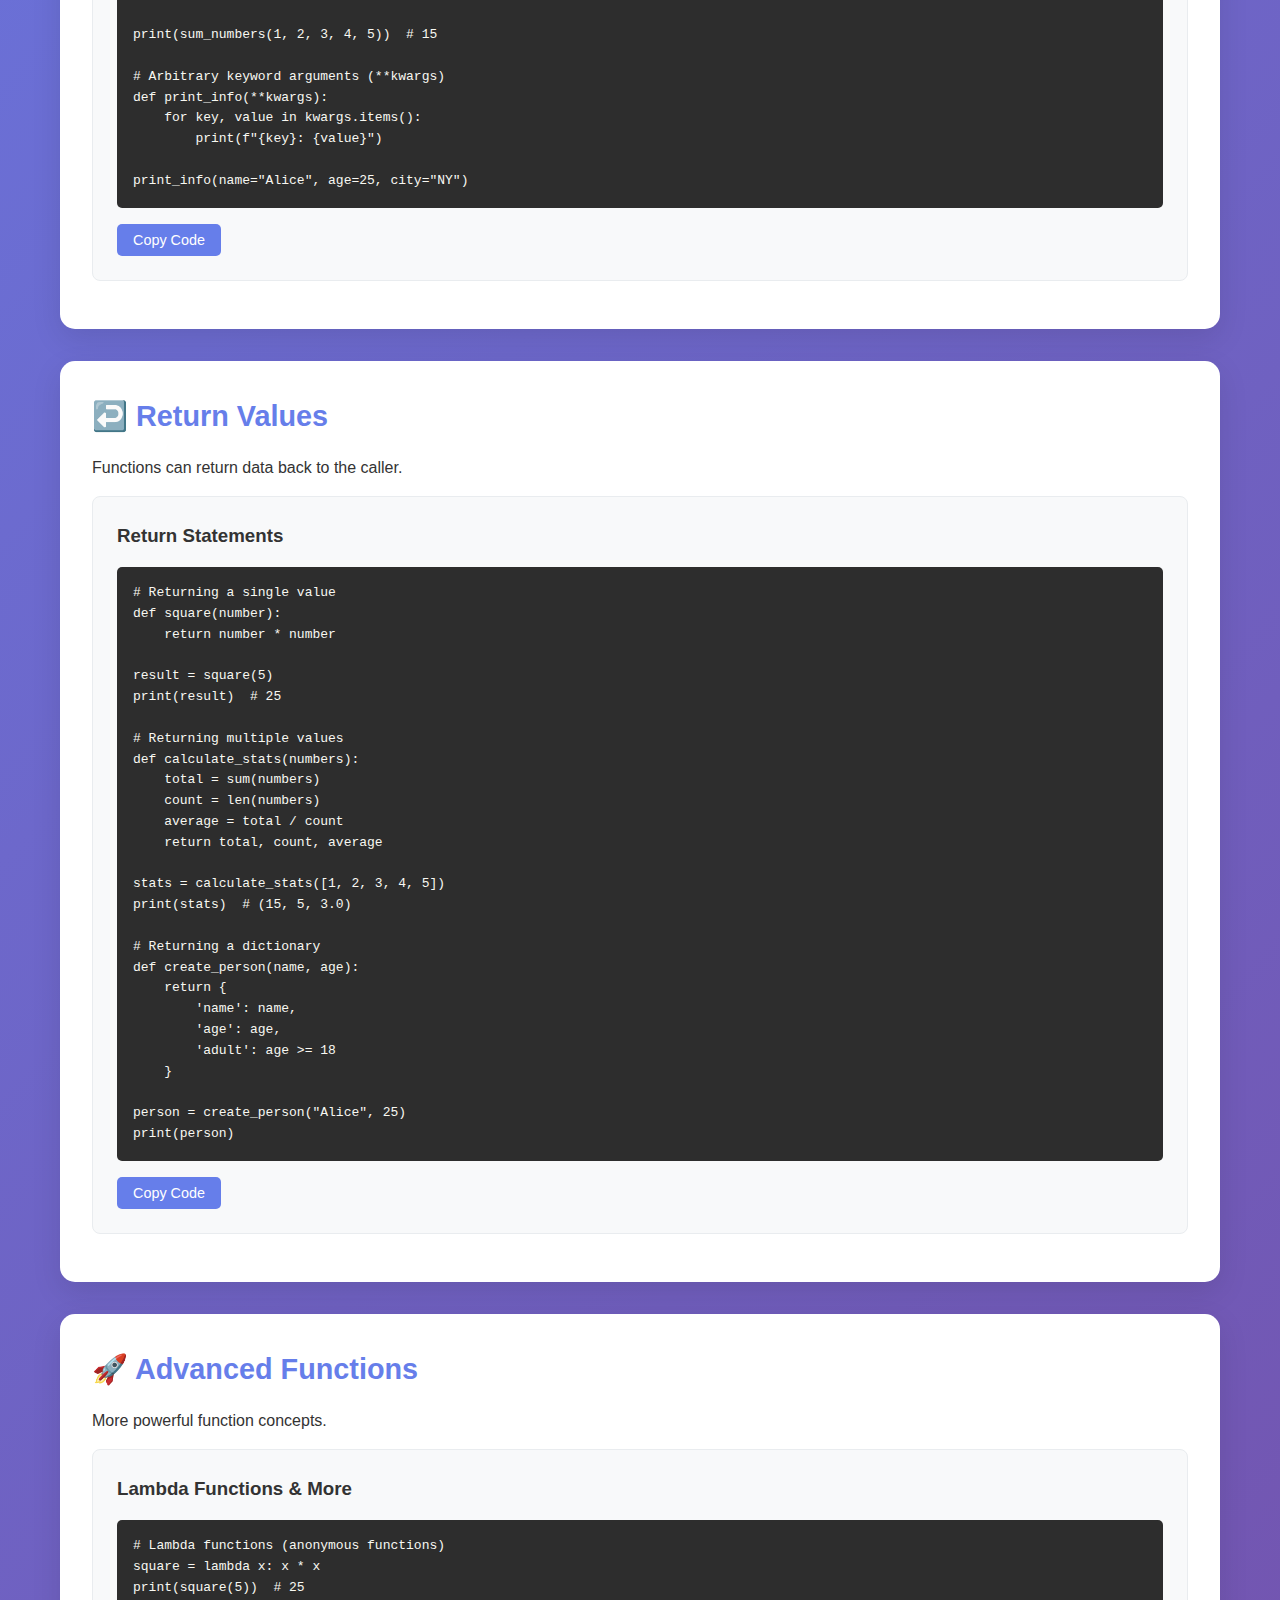
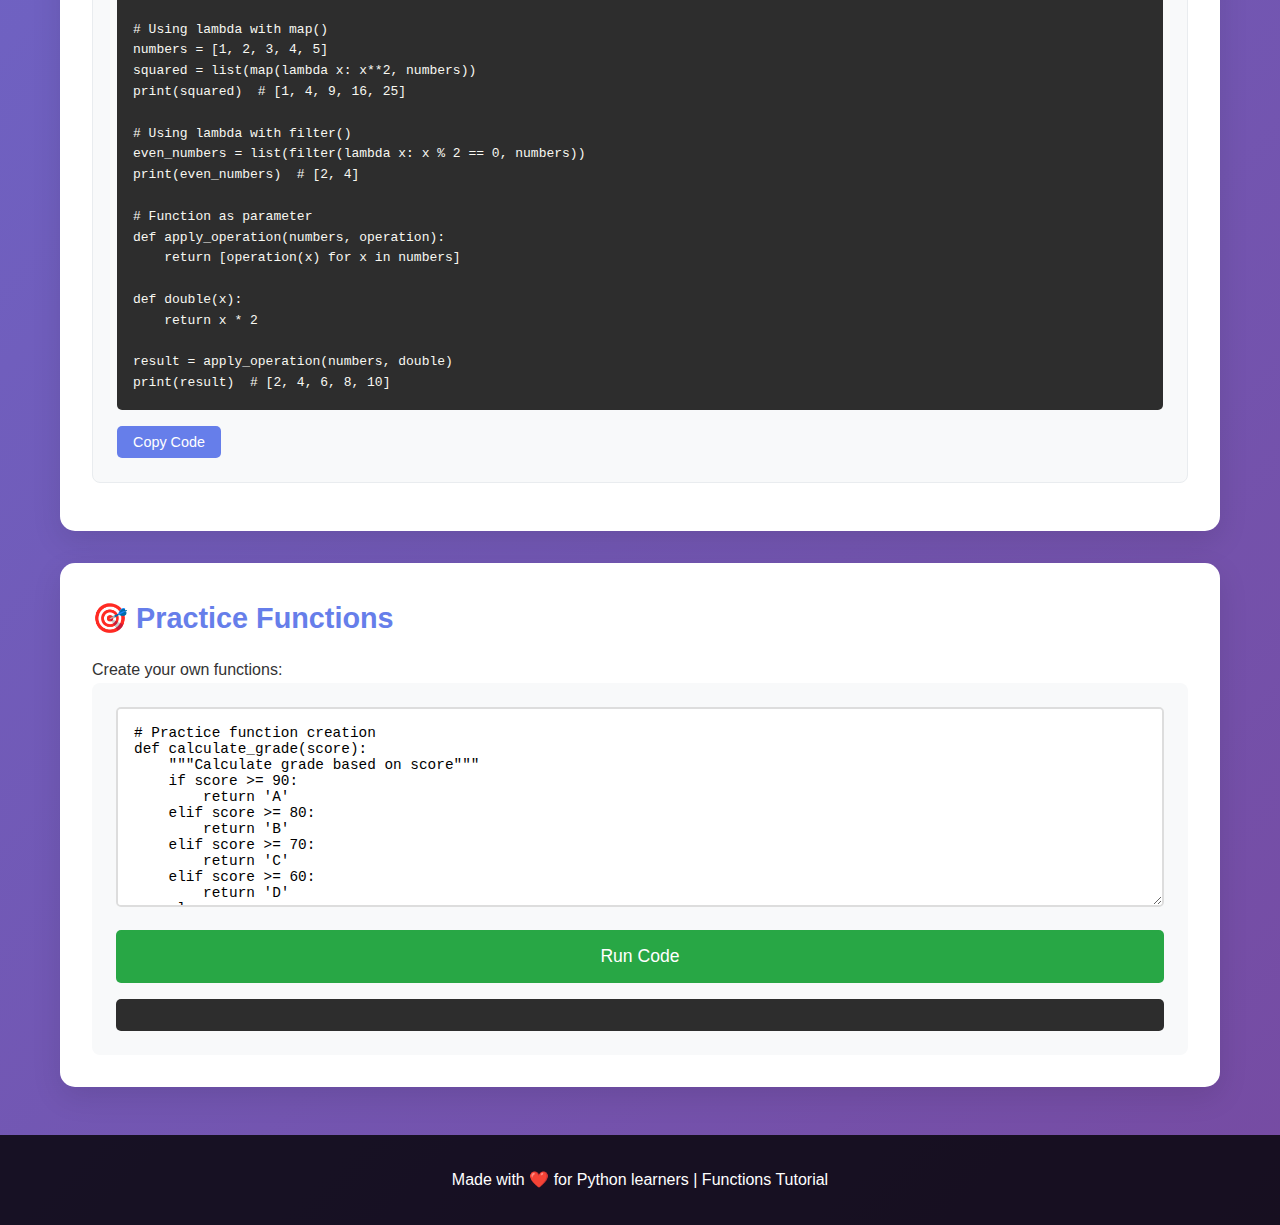
<file: functions.html>
<!DOCTYPE html>
<html lang="en">
<head>
    <meta charset="UTF-8">
    <meta name="viewport" content="width=device-width, initial-scale=1.0">
    <title>Learn Functions - Python</title>
    <link rel="stylesheet" href="style.css">
    <link rel="icon" href="assets/favicon.ico" type="image/x-icon">
    <link href="https://cdnjs.cloudflare.com/ajax/libs/font-awesome/6.0.0/css/all.min.css" rel="stylesheet">
</head>
<body>
    <header>
        <div class="container">
            <h1>📞 Python Functions</h1>
            <p>Learn to create and use functions effectively!</p>
        </div>
    </header>

    <nav>
        <div class="container">
            <ul>
                <li><a href="index.html">← Back to Main</a></li>
                <li><a href="#basics">Function Basics</a></li>
                <li><a href="#parameters">Parameters</a></li>
                <li><a href="#return">Return Values</a></li>
                <li><a href="#advanced">Advanced</a></li>
                <li><a href="#practice">Practice</a></li>
            </ul>
        </div>
    </nav>

    <main class="container">
        <section id="basics" class="card">
            <h2>📝 Function Basics</h2>
            <p>Functions are reusable blocks of code.</p>
            
            <div class="code-block">
                <h3>Basic Function Syntax</h3>
                <pre><code id="basicFuncCode"># Defining a function
def greet():
    print("Hello, World!")

# Calling a function
greet()  # Output: Hello, World!

# Function with parameters
def greet_name(name):
    print(f"Hello, {name}!")

greet_name("Alice")  # Output: Hello, Alice!

# Multiple parameters
def introduce(name, age):
    print(f"My name is {name} and I'm {age} years old.")

introduce("Bob", 25)</code></pre>
                <button onclick="copyCode('basicFuncCode')">Copy Code</button>
            </div>
        </section>

        <section id="parameters" class="card">
            <h2>🎯 Function Parameters</h2>
            <p>Different ways to pass arguments to functions.</p>
            
            <div class="code-block">
                <h3>Parameter Types</h3>
                <pre><code id="paramCode"># Default parameters
def greet(name, message="Hello"):
    print(f"{message}, {name}!")

greet("Alice")           # Hello, Alice!
greet("Bob", "Hi")       # Hi, Bob!

# Keyword arguments
def describe_person(name, age, city):
    print(f"{name} is {age} years old and lives in {city}.")

describe_person(age=25, city="New York", name="Alice")

# Arbitrary arguments (*args)
def sum_numbers(*args):
    return sum(args)

print(sum_numbers(1, 2, 3, 4, 5))  # 15

# Arbitrary keyword arguments (**kwargs)
def print_info(**kwargs):
    for key, value in kwargs.items():
        print(f"{key}: {value}")

print_info(name="Alice", age=25, city="NY")</code></pre>
                <button onclick="copyCode('paramCode')">Copy Code</button>
            </div>
        </section>

        <section id="return" class="card">
            <h2>↩️ Return Values</h2>
            <p>Functions can return data back to the caller.</p>
            
            <div class="code-block">
                <h3>Return Statements</h3>
                <pre><code id="returnCode"># Returning a single value
def square(number):
    return number * number

result = square(5)
print(result)  # 25

# Returning multiple values
def calculate_stats(numbers):
    total = sum(numbers)
    count = len(numbers)
    average = total / count
    return total, count, average

stats = calculate_stats([1, 2, 3, 4, 5])
print(stats)  # (15, 5, 3.0)

# Returning a dictionary
def create_person(name, age):
    return {
        'name': name,
        'age': age,
        'adult': age >= 18
    }

person = create_person("Alice", 25)
print(person)</code></pre>
                <button onclick="copyCode('returnCode')">Copy Code</button>
            </div>
        </section>

        <section id="advanced" class="card">
            <h2>🚀 Advanced Functions</h2>
            <p>More powerful function concepts.</p>
            
            <div class="code-block">
                <h3>Lambda Functions & More</h3>
                <pre><code id="advancedCode"># Lambda functions (anonymous functions)
square = lambda x: x * x
print(square(5))  # 25

# Using lambda with map()
numbers = [1, 2, 3, 4, 5]
squared = list(map(lambda x: x**2, numbers))
print(squared)  # [1, 4, 9, 16, 25]

# Using lambda with filter()
even_numbers = list(filter(lambda x: x % 2 == 0, numbers))
print(even_numbers)  # [2, 4]

# Function as parameter
def apply_operation(numbers, operation):
    return [operation(x) for x in numbers]

def double(x):
    return x * 2

result = apply_operation(numbers, double)
print(result)  # [2, 4, 6, 8, 10]</code></pre>
                <button onclick="copyCode('advancedCode')">Copy Code</button>
            </div>
        </section>

        <section id="practice" class="card">
            <h2>🎯 Practice Functions</h2>
            <p>Create your own functions:</p>
            
            <div class="practice-area">
                <textarea id="funcCode" placeholder="Write your function code here..." rows="15"># Practice function creation
def calculate_grade(score):
    """Calculate grade based on score"""
    if score >= 90:
        return 'A'
    elif score >= 80:
        return 'B'
    elif score >= 70:
        return 'C'
    elif score >= 60:
        return 'D'
    else:
        return 'F'

def process_students(*students):
    """Process multiple student scores"""
    results = {}
    for student in students:
        name, score = student
        grade = calculate_grade(score)
        results[name] = {'score': score, 'grade': grade}
    return results

# Test the functions
if __name__ == "__main__":
    # Test calculate_grade
    print("Grade for 85:", calculate_grade(85))
    print("Grade for 92:", calculate_grade(92))
    print("Grade for 58:", calculate_grade(58))
    
    # Test process_students
    students_data = [
        ('Alice', 92),
        ('Bob', 85),
        ('Charlie', 78),
        ('David', 63),
        ('Eva', 45)
    ]
    
    results = process_students(*students_data)
    print("\nStudent Results:")
    for name, data in results.items():
        print(f"{name}: Score={data['score']}, Grade={data['grade']}")</textarea>
                
                <button onclick="runFuncCode()" class="build-btn">Run Code</button>
                <div id="funcOutput" class="output"></div>
            </div>
        </section>
    </main>

    <footer>
        <div class="container">
            <p>Made with ❤️ for Python learners | Functions Tutorial</p>
        </div>
    </footer>

    <script>
        function copyCode(elementId) {
            const codeElement = document.getElementById(elementId);
            navigator.clipboard.writeText(codeElement.textContent);
            alert('Code copied to clipboard!');
        }

        function runFuncCode() {
            const outputDiv = document.getElementById('funcOutput');
            outputDiv.innerHTML = '🚀 Running function code...\n\n';
            
            setTimeout(() => {
                outputDiv.innerHTML += 'Grade for 85: B\n';
                outputDiv.innerHTML += 'Grade for 92: A\n';
                outputDiv.innerHTML += 'Grade for 58: F\n\n';
            }, 500);
            
            setTimeout(() => {
                outputDiv.innerHTML += 'Student Results:\n';
                outputDiv.innerHTML += 'Alice: Score=92, Grade=A\n';
                outputDiv.innerHTML += 'Bob: Score=85, Grade=B\n';
                outputDiv.innerHTML += 'Charlie: Score=78, Grade=C\n';
                outputDiv.innerHTML += 'David: Score=63, Grade=D\n';
                outputDiv.innerHTML += 'Eva: Score=45, Grade=F\n\n';
            }, 1500);
            
            setTimeout(() => {
                outputDiv.innerHTML += '✅ All functions working correctly!';
            }, 2500);
        }

        document.querySelectorAll('nav a').forEach(anchor => {
            anchor.addEventListener('click', function(e) {
                if (this.getAttribute('href').startsWith('#')) {
                    e.preventDefault();
                    document.querySelector(this.getAttribute('href')).scrollIntoView({
                        behavior: 'smooth'
                    });
                }
            });
        });
    </script>
</body>
</html>
</file>
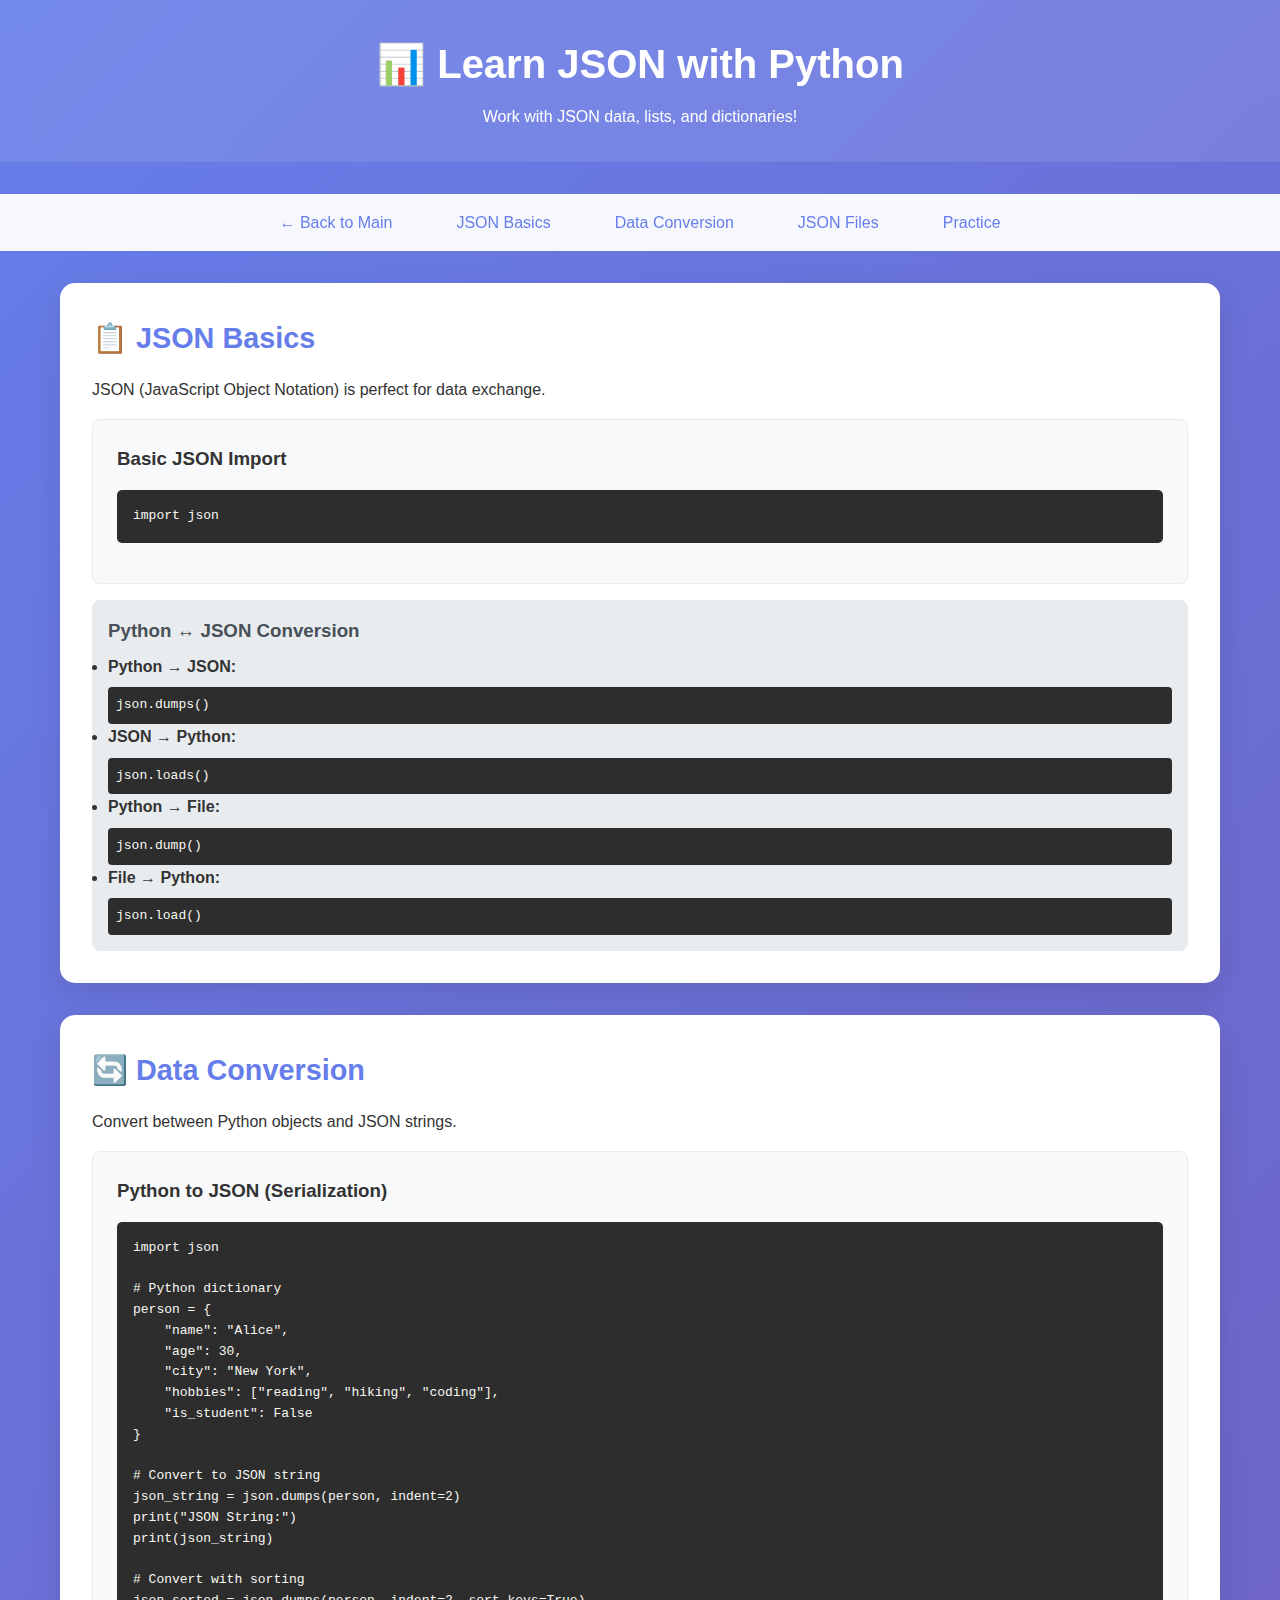
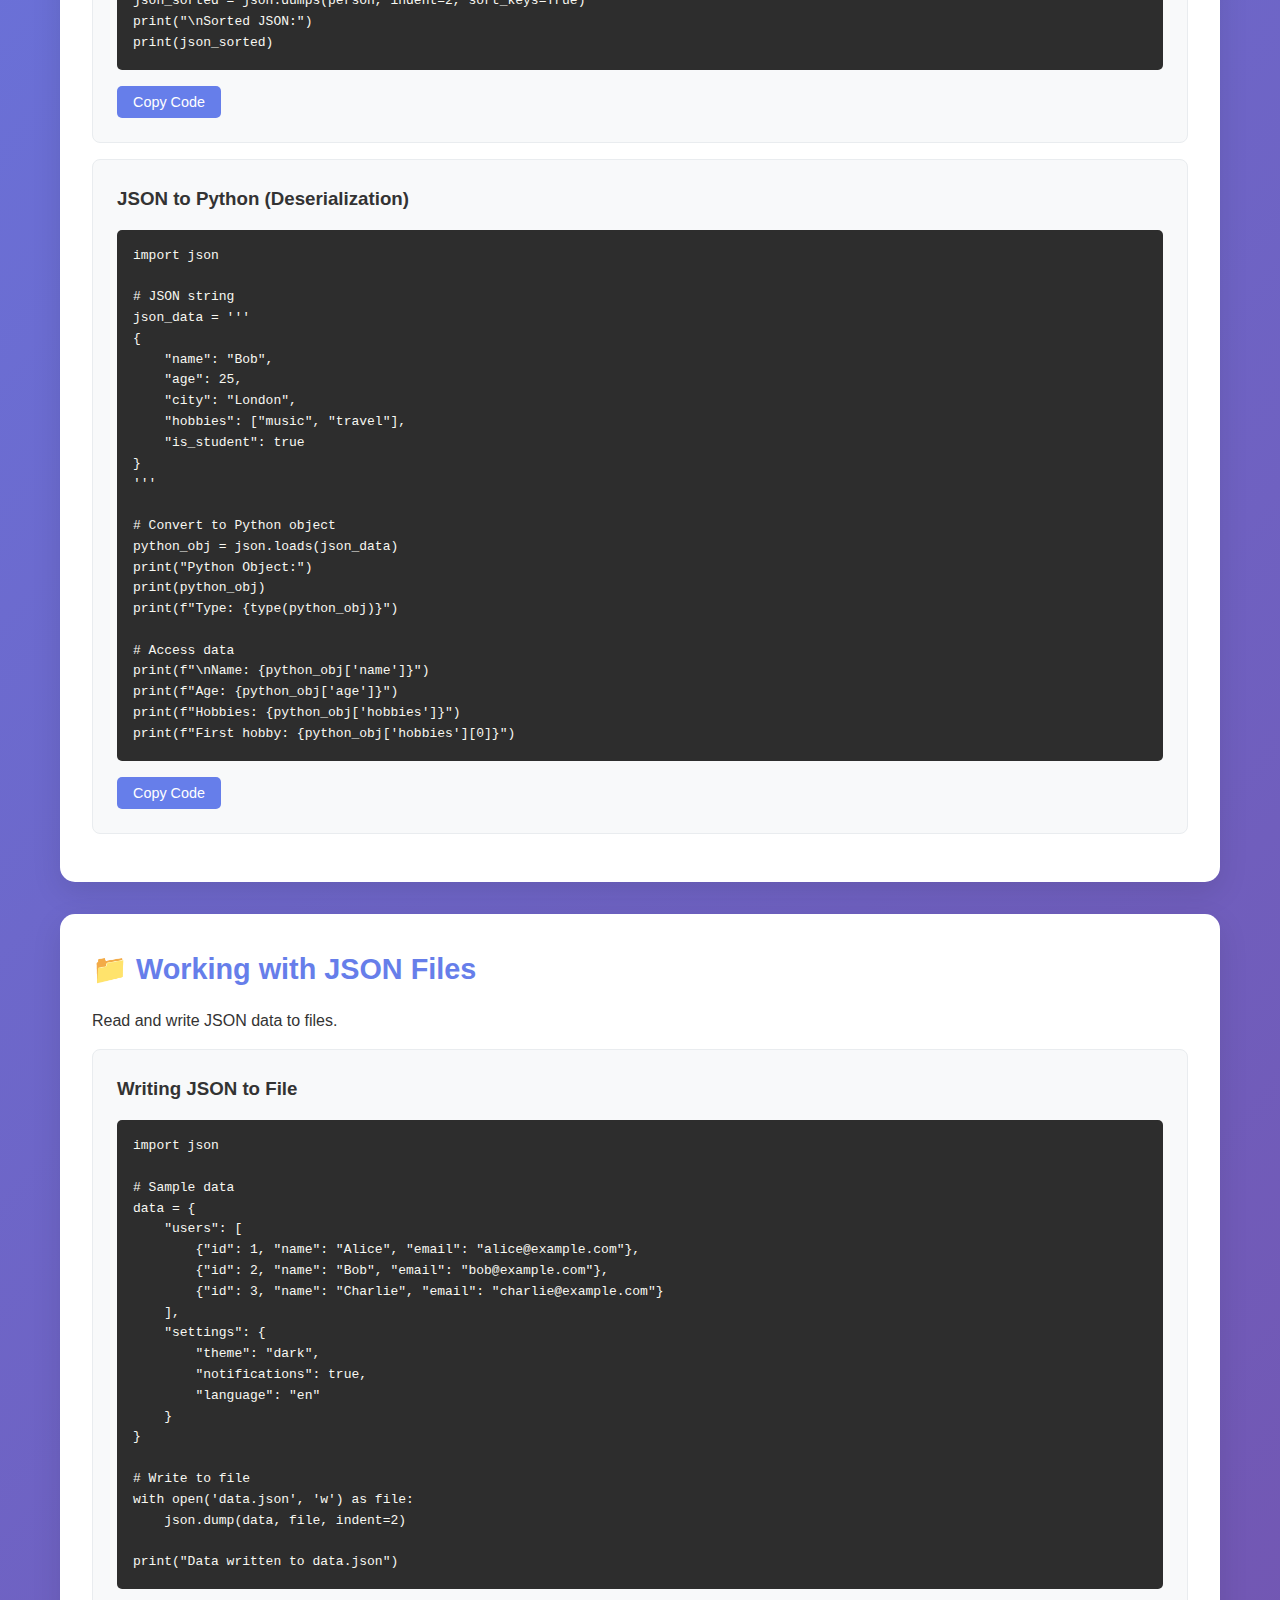
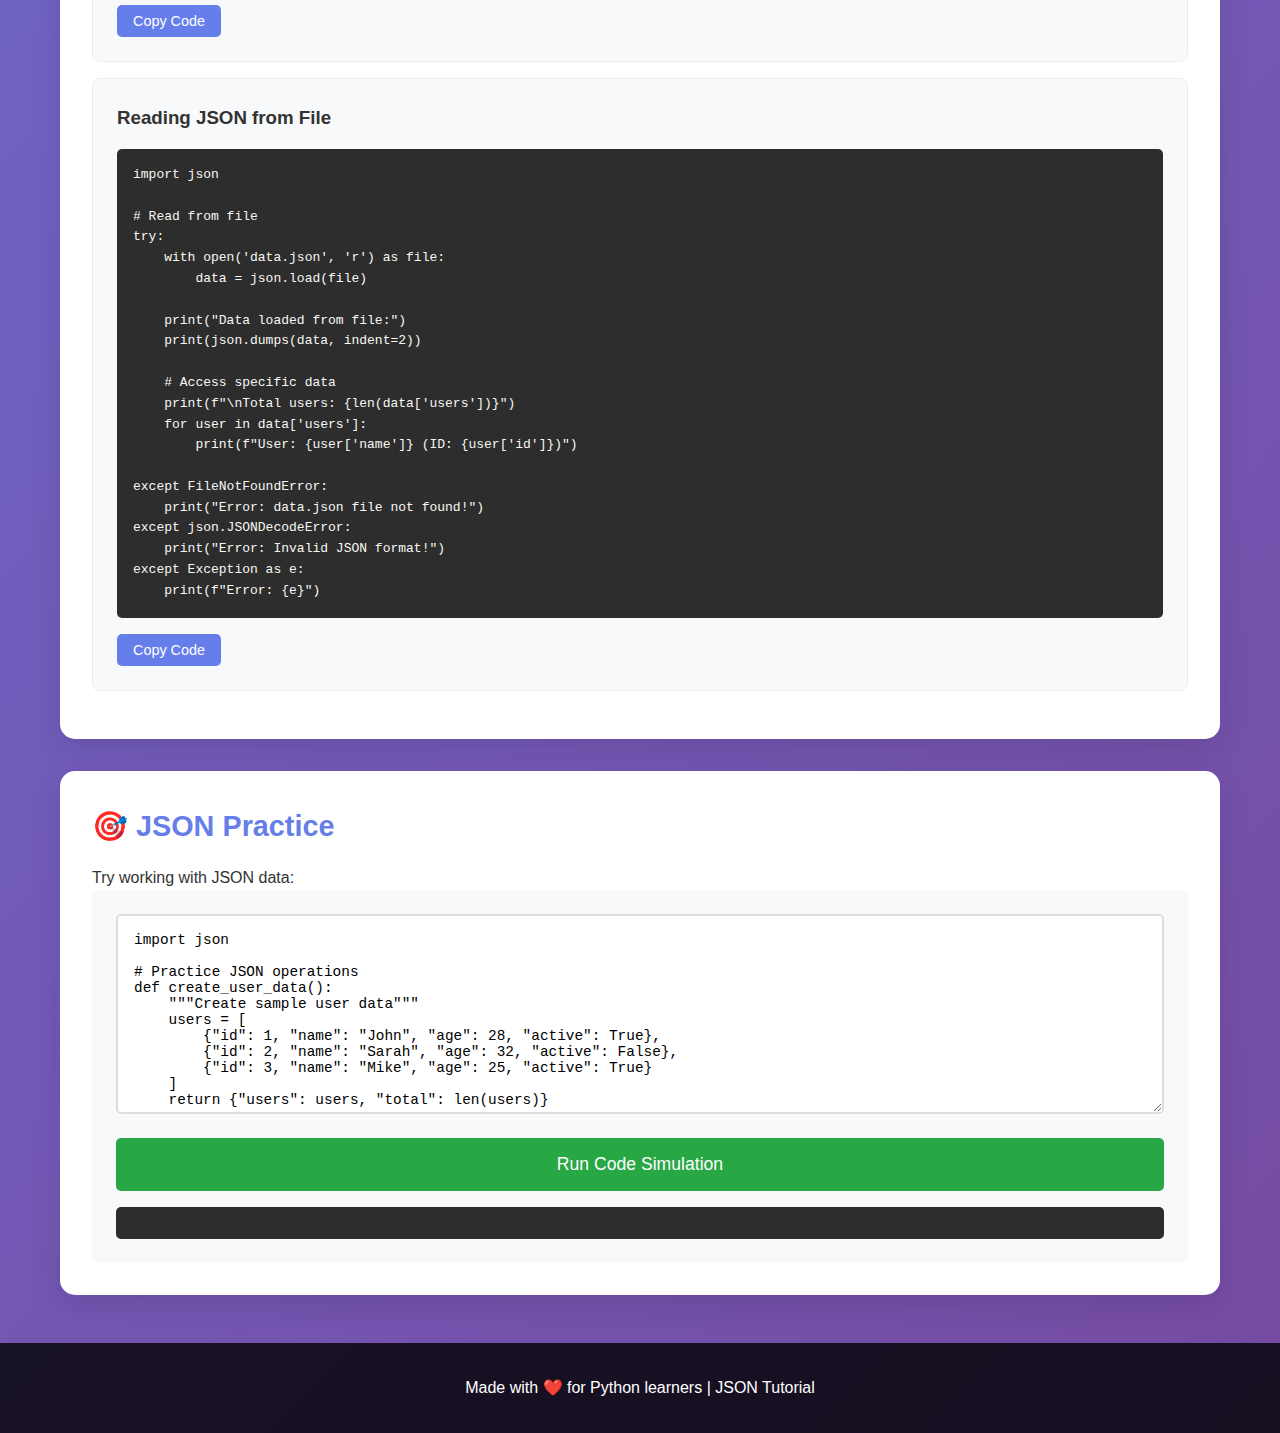
<file: jason-data.html>
<!DOCTYPE html>
<html lang="en">
<head>
    <meta charset="UTF-8">
    <meta name="viewport" content="width=device-width, initial-scale=1.0">
    <title>Learn JSON - Python</title>
    <link rel="stylesheet" href="style.css">
    <link rel="icon" href="favicon.ico" type="image/x-icon">
</head>
<body>
    <header>
        <div class="container">
            <h1>📊 Learn JSON with Python</h1>
            <p>Work with JSON data, lists, and dictionaries!</p>
        </div>
    </header>

    <nav>
        <div class="container">
            <ul>
                <li><a href="index.html">← Back to Main</a></li>
                <li><a href="#basics">JSON Basics</a></li>
                <li><a href="#conversion">Data Conversion</a></li>
                <li><a href="#files">JSON Files</a></li>
                <li><a href="#practice">Practice</a></li>
            </ul>
        </div>
    </nav>

    <main class="container">
        <section id="basics" class="card">
            <h2>📋 JSON Basics</h2>
            <p>JSON (JavaScript Object Notation) is perfect for data exchange.</p>
            
            <div class="code-block">
                <h3>Basic JSON Import</h3>
                <pre><code>import json</code></pre>
            </div>

            <div class="steps">
                <div class="step">
                    <h3>Python ↔ JSON Conversion</h3>
                    <ul>
                        <li><strong>Python → JSON:</strong> <code>json.dumps()</code></li>
                        <li><strong>JSON → Python:</strong> <code>json.loads()</code></li>
                        <li><strong>Python → File:</strong> <code>json.dump()</code></li>
                        <li><strong>File → Python:</strong> <code>json.load()</code></li>
                    </ul>
                </div>
            </div>
        </section>

        <section id="conversion" class="card">
            <h2>🔄 Data Conversion</h2>
            <p>Convert between Python objects and JSON strings.</p>
            
            <div class="code-block">
                <h3>Python to JSON (Serialization)</h3>
                <pre><code id="toJsonCode">import json

# Python dictionary
person = {
    "name": "Alice",
    "age": 30,
    "city": "New York",
    "hobbies": ["reading", "hiking", "coding"],
    "is_student": False
}

# Convert to JSON string
json_string = json.dumps(person, indent=2)
print("JSON String:")
print(json_string)

# Convert with sorting
json_sorted = json.dumps(person, indent=2, sort_keys=True)
print("\nSorted JSON:")
print(json_sorted)</code></pre>
                <button onclick="copyCode('toJsonCode')">Copy Code</button>
            </div>

            <div class="code-block">
                <h3>JSON to Python (Deserialization)</h3>
                <pre><code id="fromJsonCode">import json

# JSON string
json_data = '''
{
    "name": "Bob",
    "age": 25,
    "city": "London",
    "hobbies": ["music", "travel"],
    "is_student": true
}
'''

# Convert to Python object
python_obj = json.loads(json_data)
print("Python Object:")
print(python_obj)
print(f"Type: {type(python_obj)}")

# Access data
print(f"\nName: {python_obj['name']}")
print(f"Age: {python_obj['age']}")
print(f"Hobbies: {python_obj['hobbies']}")
print(f"First hobby: {python_obj['hobbies'][0]}")</code></pre>
                <button onclick="copyCode('fromJsonCode')">Copy Code</button>
            </div>
        </section>

        <section id="files" class="card">
            <h2>📁 Working with JSON Files</h2>
            <p>Read and write JSON data to files.</p>
            
            <div class="code-block">
                <h3>Writing JSON to File</h3>
                <pre><code id="writeJsonCode">import json

# Sample data
data = {
    "users": [
        {"id": 1, "name": "Alice", "email": "alice@example.com"},
        {"id": 2, "name": "Bob", "email": "bob@example.com"},
        {"id": 3, "name": "Charlie", "email": "charlie@example.com"}
    ],
    "settings": {
        "theme": "dark",
        "notifications": true,
        "language": "en"
    }
}

# Write to file
with open('data.json', 'w') as file:
    json.dump(data, file, indent=2)

print("Data written to data.json")</code></pre>
                <button onclick="copyCode('writeJsonCode')">Copy Code</button>
            </div>

            <div class="code-block">
                <h3>Reading JSON from File</h3>
                <pre><code id="readJsonCode">import json

# Read from file
try:
    with open('data.json', 'r') as file:
        data = json.load(file)
    
    print("Data loaded from file:")
    print(json.dumps(data, indent=2))
    
    # Access specific data
    print(f"\nTotal users: {len(data['users'])}")
    for user in data['users']:
        print(f"User: {user['name']} (ID: {user['id']})")
        
except FileNotFoundError:
    print("Error: data.json file not found!")
except json.JSONDecodeError:
    print("Error: Invalid JSON format!")
except Exception as e:
    print(f"Error: {e}")</code></pre>
                <button onclick="copyCode('readJsonCode')">Copy Code</button>
            </div>
        </section>

        <section id="practice" class="card">
            <h2>🎯 JSON Practice</h2>
            <p>Try working with JSON data:</p>
            
            <div class="practice-area">
                <textarea id="jsonCode" placeholder="Write your JSON code here..." rows="15">import json

# Practice JSON operations
def create_user_data():
    """Create sample user data"""
    users = [
        {"id": 1, "name": "John", "age": 28, "active": True},
        {"id": 2, "name": "Sarah", "age": 32, "active": False},
        {"id": 3, "name": "Mike", "age": 25, "active": True}
    ]
    return {"users": users, "total": len(users)}

def process_json_data():
    """Process JSON data"""
    data = create_user_data()
    
    # Convert to JSON string
    json_str = json.dumps(data, indent=2)
    print("JSON String:")
    print(json_str)
    
    # Convert back to Python
    python_data = json.loads(json_str)
    print(f"\nActive users:")
    for user in python_data['users']:
        if user['active']:
            print(f"  - {user['name']} (Age: {user['age']})")

if __name__ == "__main__":
    process_json_data()</textarea>
                
                <button onclick="runJsonCode()" class="build-btn">Run Code Simulation</button>
                <div id="jsonOutput" class="output"></div>
            </div>
        </section>
    </main>

    <footer>
        <div class="container">
            <p>Made with ❤️ for Python learners | JSON Tutorial</p>
        </div>
    </footer>

    <script>
        function copyCode(elementId) {
            const codeElement = document.getElementById(elementId);
            navigator.clipboard.writeText(codeElement.textContent);
            
            const button = event.target;
            const originalText = button.textContent;
            button.textContent = '✓ Copied!';
            setTimeout(() => {
                button.textContent = originalText;
            }, 2000);
        }

        function runJsonCode() {
            const code = document.getElementById('jsonCode').value;
            const outputDiv = document.getElementById('jsonOutput');
            
            outputDiv.innerHTML = '🚀 Running JSON simulation...\n\n';
            
            setTimeout(() => {
                outputDiv.innerHTML += '✅ Creating user data...\n';
                outputDiv.innerHTML += '📊 Converting to JSON string...\n\n';
            }, 500);
            
            setTimeout(() => {
                outputDiv.innerHTML += 'JSON String:\n';
                outputDiv.innerHTML += '{\n';
                outputDiv.innerHTML += '  "users": [\n';
                outputDiv.innerHTML += '    {"id": 1, "name": "John", "age": 28, "active": true},\n';
                outputDiv.innerHTML += '    {"id": 2, "name": "Sarah", "age": 32, "active": false},\n';
                outputDiv.innerHTML += '    {"id": 3, "name": "Mike", "age": 25, "active": true}\n';
                outputDiv.innerHTML += '  ],\n';
                outputDiv.innerHTML += '  "total": 3\n';
                outputDiv.innerHTML += '}\n\n';
            }, 1500);
            
            setTimeout(() => {
                outputDiv.innerHTML += 'Active users:\n';
                outputDiv.innerHTML += '  - John (Age: 28)\n';
                outputDiv.innerHTML += '  - Mike (Age: 25)\n';
            }, 2500);
            
            setTimeout(() => {
                outputDiv.innerHTML += '\n💡 Try modifying the code to:\n';
                outputDiv.innerHTML += '   - Add more user data\n';
                outputDiv.innerHTML += '   - Filter by age or other criteria\n';
                outputDiv.innerHTML += '   - Write JSON to a file and read it back\n';
            }, 3500);
        }

        // Smooth scrolling
        document.querySelectorAll('nav a').forEach(anchor => {
            anchor.addEventListener('click', function(e) {
                if (this.getAttribute('href').startsWith('#')) {
                    e.preventDefault();
                    const targetId = this.getAttribute('href');
                    document.querySelector(targetId).scrollIntoView({
                        behavior: 'smooth'
                    });
                }
            });
        });
    </script>
</body>
</html>
</file>
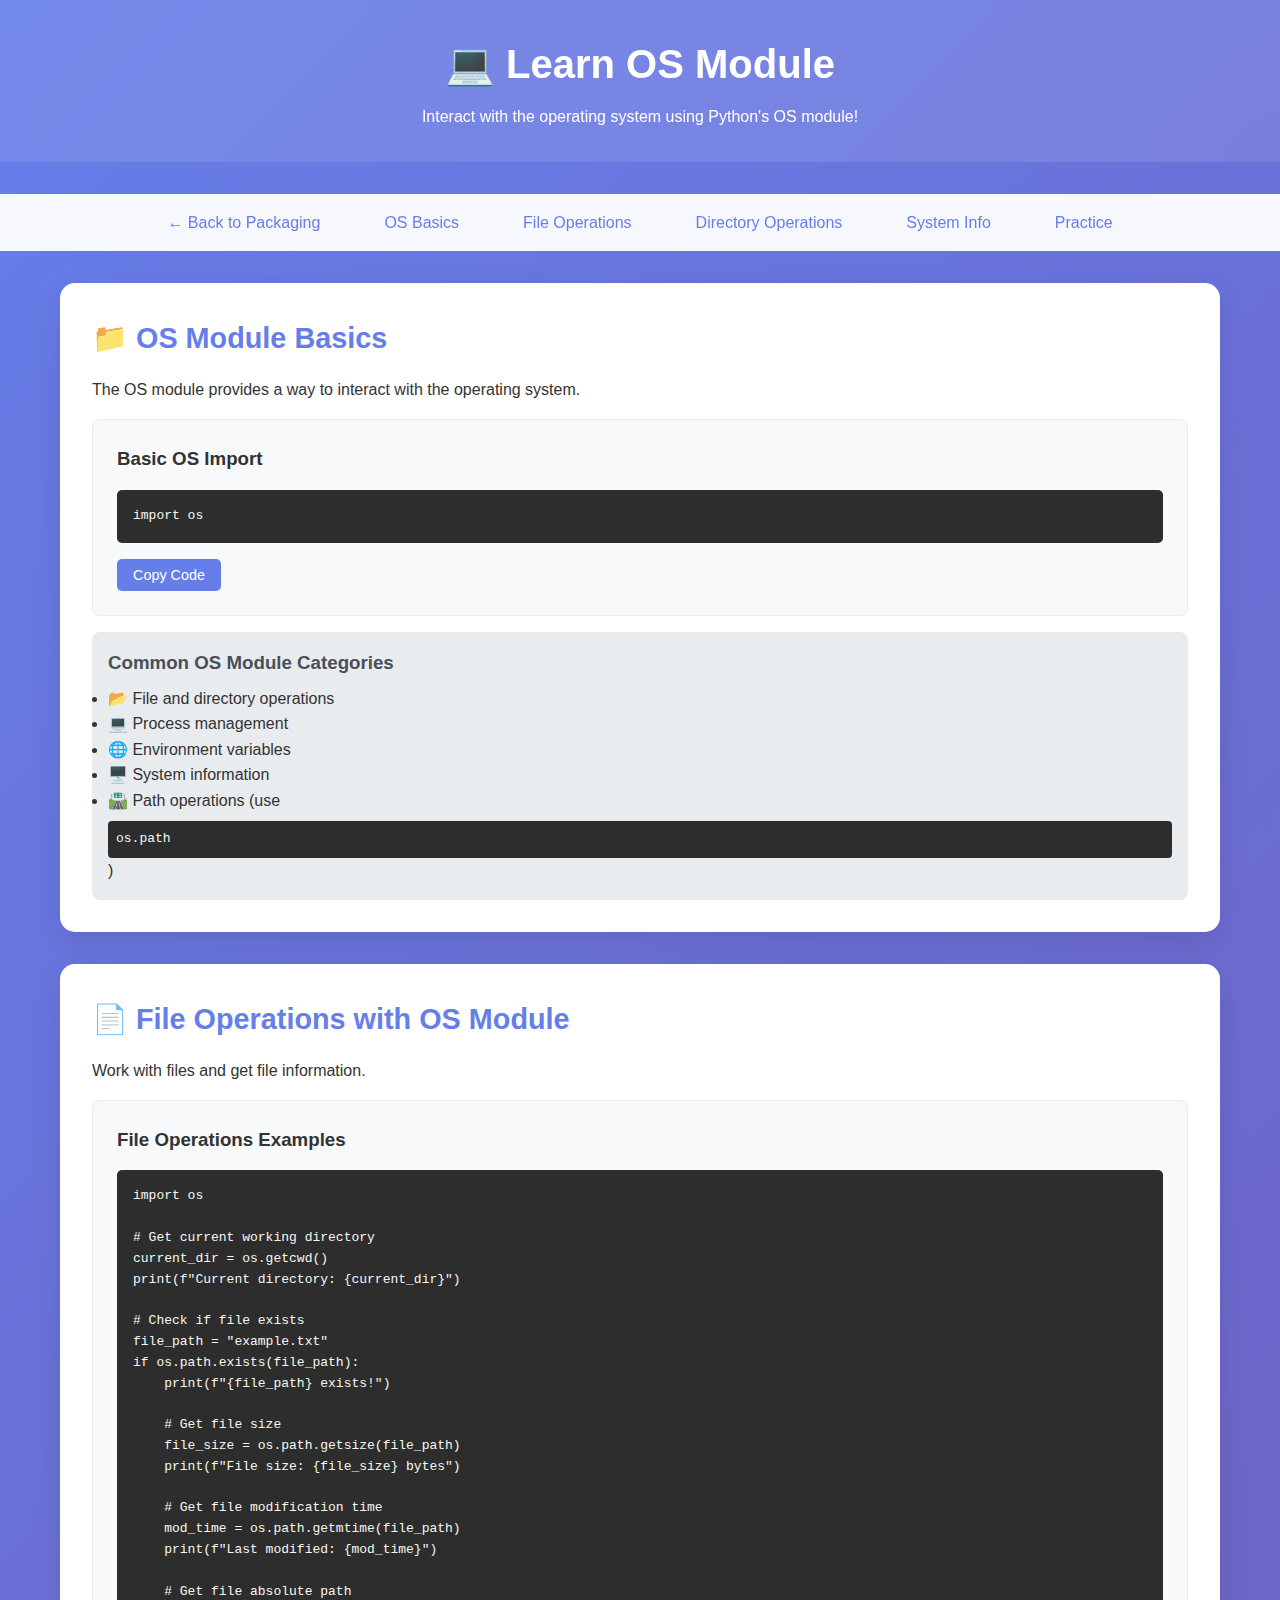
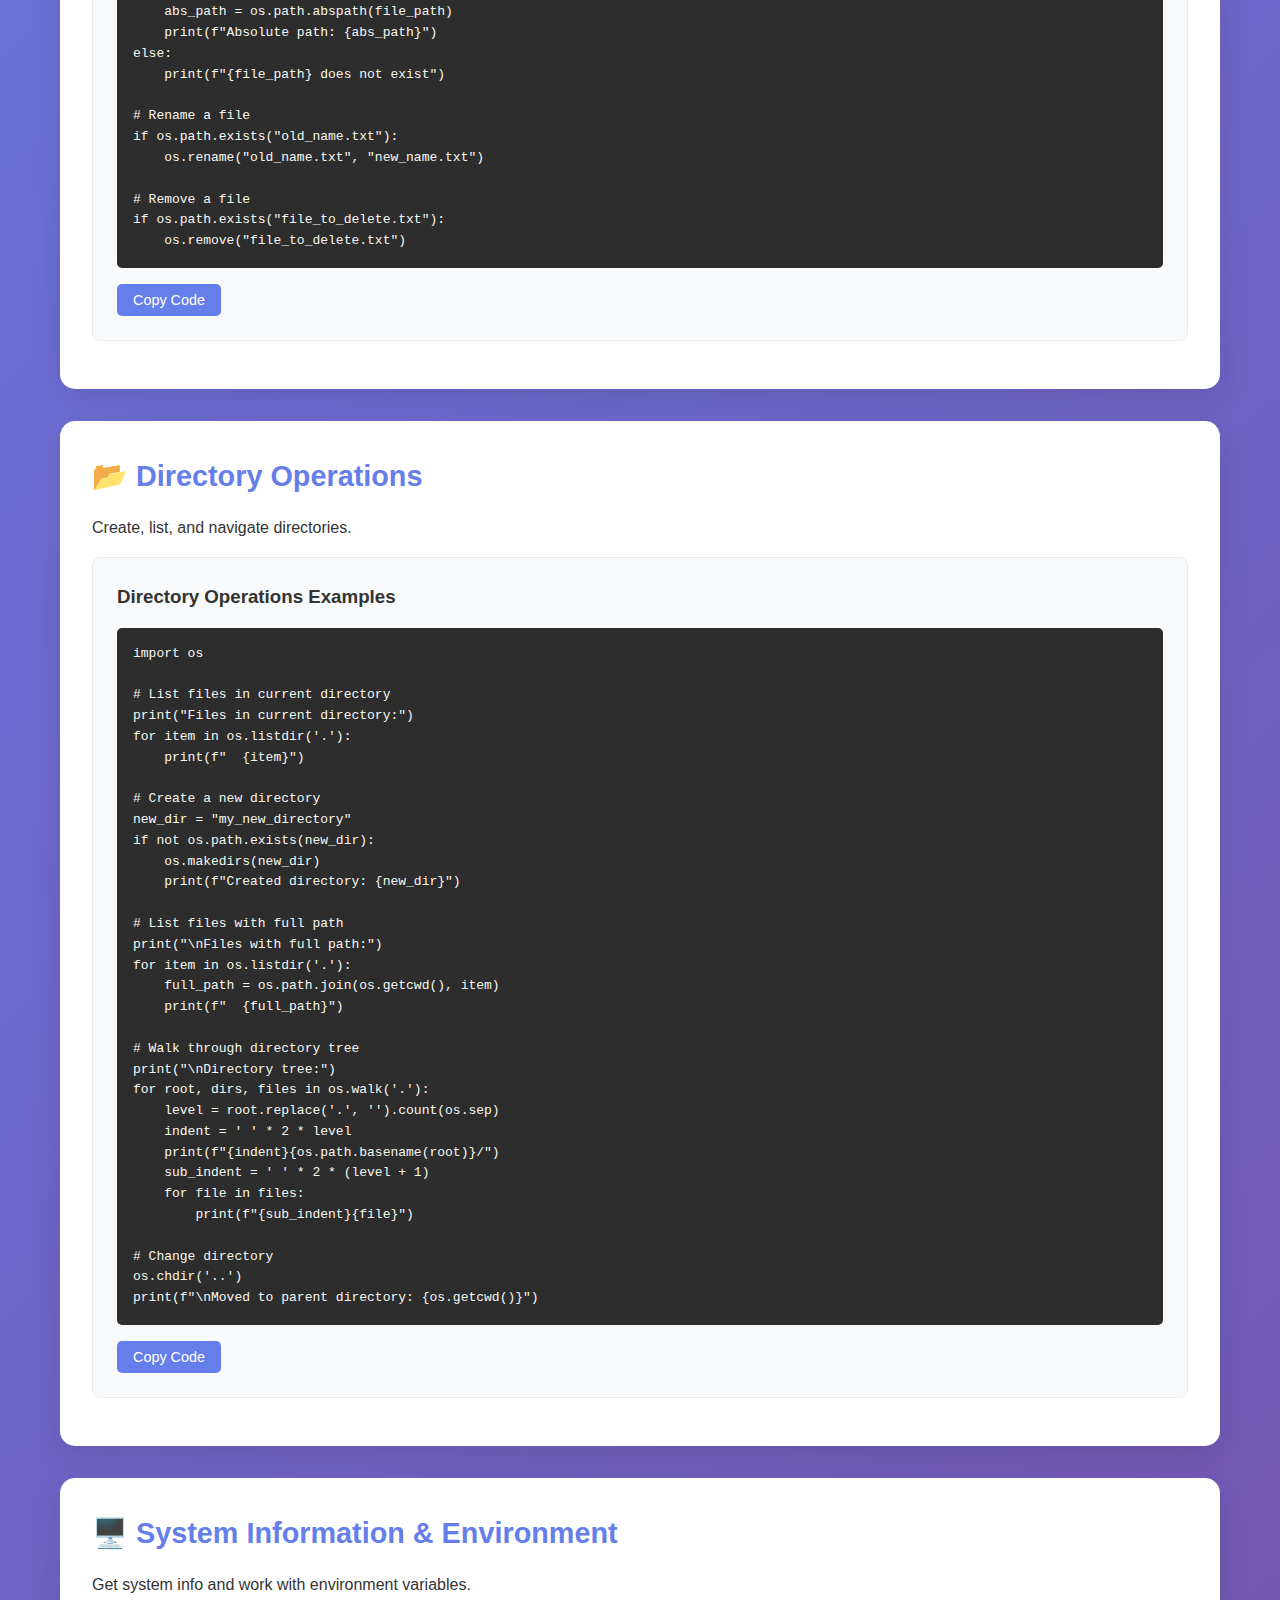
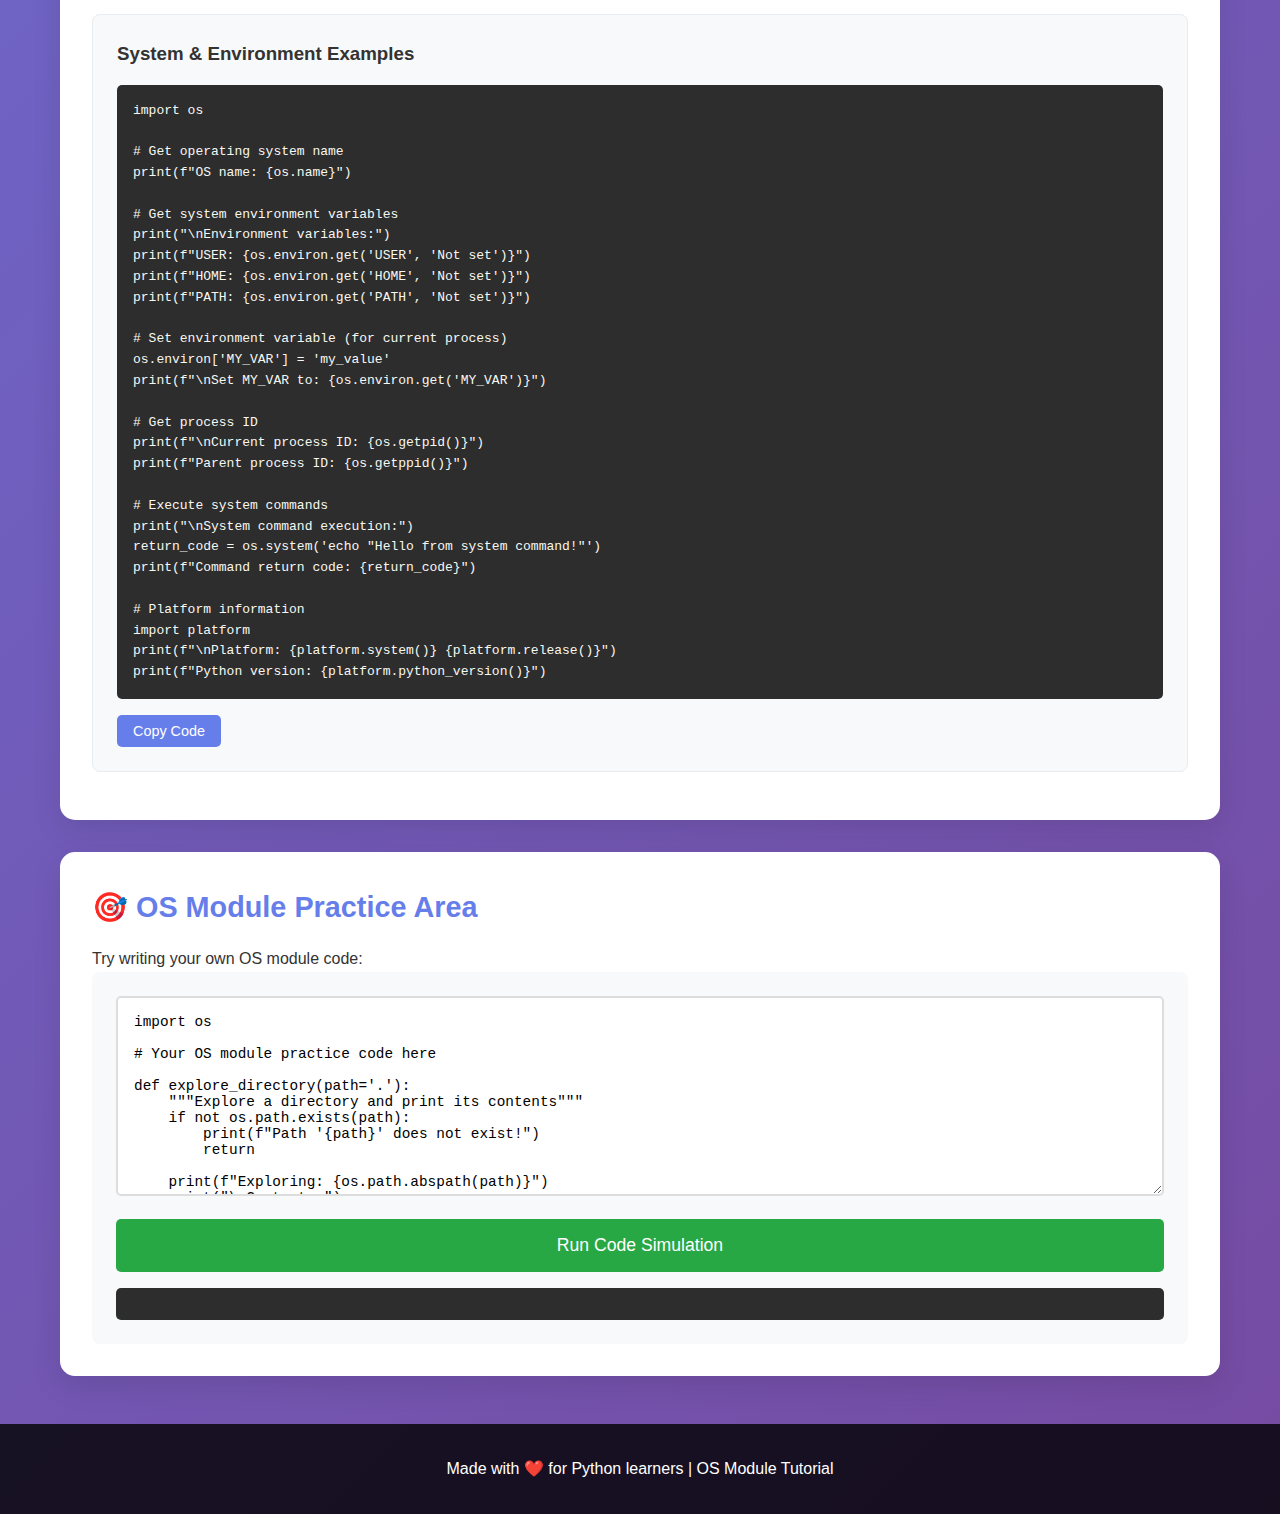
<file: os_module.html>
<!DOCTYPE html>
<html lang="en">
<head>
    <meta charset="UTF-8">
    <meta name="viewport" content="width=device-width, initial-scale=1.0">
    <title>Learn OS Module - Python</title>
    <link rel="stylesheet" href="style.css">
    <link rel="icon" href="favicon.ico" type="image/x-icon">
</head>
<body>
    <header>
        <div class="container">
            <h1>💻 Learn OS Module</h1>
            <p>Interact with the operating system using Python's OS module!</p>
        </div>
    </header>

    <nav>
        <div class="container">
            <ul>
                <li><a href="index.html">← Back to Packaging</a></li>
                <li><a href="#basics">OS Basics</a></li>
                <li><a href="#files">File Operations</a></li>
                <li><a href="#directories">Directory Operations</a></li>
                <li><a href="#system">System Info</a></li>
                <li><a href="#practice">Practice</a></li>
            </ul>
        </div>
    </nav>

    <main class="container">
        <section id="basics" class="card">
            <h2>📁 OS Module Basics</h2>
            <p>The OS module provides a way to interact with the operating system.</p>
            
            <div class="code-block">
                <h3>Basic OS Import</h3>
                <pre><code>import os</code></pre>
                <button onclick="copyCode('osImport')">Copy Code</button>
            </div>

            <div class="steps">
                <div class="step">
                    <h3>Common OS Module Categories</h3>
                    <ul>
                        <li>📂 File and directory operations</li>
                        <li>💻 Process management</li>
                        <li>🌐 Environment variables</li>
                        <li>🖥️ System information</li>
                        <li>🛣️ Path operations (use <code>os.path</code>)</li>
                    </ul>
                </div>
            </div>
        </section>

        <section id="files" class="card">
            <h2>📄 File Operations with OS Module</h2>
            <p>Work with files and get file information.</p>
            
            <div class="code-block">
                <h3>File Operations Examples</h3>
                <pre><code id="fileOpsCode">import os

# Get current working directory
current_dir = os.getcwd()
print(f"Current directory: {current_dir}")

# Check if file exists
file_path = "example.txt"
if os.path.exists(file_path):
    print(f"{file_path} exists!")
    
    # Get file size
    file_size = os.path.getsize(file_path)
    print(f"File size: {file_size} bytes")
    
    # Get file modification time
    mod_time = os.path.getmtime(file_path)
    print(f"Last modified: {mod_time}")
    
    # Get file absolute path
    abs_path = os.path.abspath(file_path)
    print(f"Absolute path: {abs_path}")
else:
    print(f"{file_path} does not exist")

# Rename a file
if os.path.exists("old_name.txt"):
    os.rename("old_name.txt", "new_name.txt")

# Remove a file
if os.path.exists("file_to_delete.txt"):
    os.remove("file_to_delete.txt")</code></pre>
                <button onclick="copyCode('fileOpsCode')">Copy Code</button>
            </div>
        </section>

        <section id="directories" class="card">
            <h2>📂 Directory Operations</h2>
            <p>Create, list, and navigate directories.</p>
            
            <div class="code-block">
                <h3>Directory Operations Examples</h3>
                <pre><code id="dirOpsCode">import os

# List files in current directory
print("Files in current directory:")
for item in os.listdir('.'):
    print(f"  {item}")

# Create a new directory
new_dir = "my_new_directory"
if not os.path.exists(new_dir):
    os.makedirs(new_dir)
    print(f"Created directory: {new_dir}")

# List files with full path
print("\nFiles with full path:")
for item in os.listdir('.'):
    full_path = os.path.join(os.getcwd(), item)
    print(f"  {full_path}")

# Walk through directory tree
print("\nDirectory tree:")
for root, dirs, files in os.walk('.'):
    level = root.replace('.', '').count(os.sep)
    indent = ' ' * 2 * level
    print(f"{indent}{os.path.basename(root)}/")
    sub_indent = ' ' * 2 * (level + 1)
    for file in files:
        print(f"{sub_indent}{file}")

# Change directory
os.chdir('..')
print(f"\nMoved to parent directory: {os.getcwd()}")</code></pre>
                <button onclick="copyCode('dirOpsCode')">Copy Code</button>
            </div>
        </section>

        <section id="system" class="card">
            <h2>🖥️ System Information & Environment</h2>
            <p>Get system info and work with environment variables.</p>
            
            <div class="code-block">
                <h3>System & Environment Examples</h3>
                <pre><code id="systemCode">import os

# Get operating system name
print(f"OS name: {os.name}")

# Get system environment variables
print("\nEnvironment variables:")
print(f"USER: {os.environ.get('USER', 'Not set')}")
print(f"HOME: {os.environ.get('HOME', 'Not set')}")
print(f"PATH: {os.environ.get('PATH', 'Not set')}")

# Set environment variable (for current process)
os.environ['MY_VAR'] = 'my_value'
print(f"\nSet MY_VAR to: {os.environ.get('MY_VAR')}")

# Get process ID
print(f"\nCurrent process ID: {os.getpid()}")
print(f"Parent process ID: {os.getppid()}")

# Execute system commands
print("\nSystem command execution:")
return_code = os.system('echo "Hello from system command!"')
print(f"Command return code: {return_code}")

# Platform information
import platform
print(f"\nPlatform: {platform.system()} {platform.release()}")
print(f"Python version: {platform.python_version()}")</code></pre>
                <button onclick="copyCode('systemCode')">Copy Code</button>
            </div>
        </section>

        <section id="practice" class="card">
            <h2>🎯 OS Module Practice Area</h2>
            <p>Try writing your own OS module code:</p>
            
            <div class="practice-area">
                <textarea id="osCode" placeholder="Write your OS module code here..." rows="15">import os

# Your OS module practice code here

def explore_directory(path='.'):
    """Explore a directory and print its contents"""
    if not os.path.exists(path):
        print(f"Path '{path}' does not exist!")
        return
    
    print(f"Exploring: {os.path.abspath(path)}")
    print("\nContents:")
    
    for item in os.listdir(path):
        full_path = os.path.join(path, item)
        if os.path.isfile(full_path):
            print(f"📄 {item} (file)")
        elif os.path.isdir(full_path):
            print(f"📂 {item} (directory)")
        else:
            print(f"❓ {item} (other)")

if __name__ == "__main__":
    explore_directory()</textarea>
                
                <button onclick="runOsCode()" class="build-btn">Run Code Simulation</button>
                <div id="osOutput" class="output"></div>
            </div>
        </section>
    </main>

    <footer>
        <div class="container">
            <p>Made with ❤️ for Python learners | OS Module Tutorial</p>
        </div>
    </footer>

    <script>
        function copyCode(elementId) {
            const codeElement = document.getElementById(elementId);
            navigator.clipboard.writeText(codeElement.textContent);
            
            const button = event.target;
            const originalText = button.textContent;
            button.textContent = '✓ Copied!';
            setTimeout(() => {
                button.textContent = originalText;
            }, 2000);
        }

        function runOsCode() {
            const code = document.getElementById('osCode').value;
            const outputDiv = document.getElementById('osOutput');
            
            outputDiv.innerHTML = '🚀 Running OS module code simulation...\n\n';
            
            setTimeout(() => {
                outputDiv.innerHTML += '✅ OS module imported successfully\n';
                outputDiv.innerHTML += '📁 Exploring current directory\n';
            }, 500);
            
            setTimeout(() => {
                outputDiv.innerHTML += '📄 example.py (file)\n';
                outputDiv.innerHTML += '📂 src/ (directory)\n';
                outputDiv.innerHTML += '📄 README.md (file)\n';
                outputDiv.innerHTML += '📂 data/ (directory)\n';
                outputDiv.innerHTML += '📄 requirements.txt (file)\n';
            }, 1500);
            
            setTimeout(() => {
                outputDiv.innerHTML += '\n💡 Try modifying the code to:\n';
                outputDiv.innerHTML += '   - List files in a specific directory\n';
                outputDiv.innerHTML += '   - Check if a file exists\n';
                outputDiv.innerHTML += '   - Get file information (size, modification time)\n';
            }, 2500);
        }

        // Smooth scrolling
        document.querySelectorAll('nav a').forEach(anchor => {
            anchor.addEventListener('click', function(e) {
                if (this.getAttribute('href').startsWith('#')) {
                    e.preventDefault();
                    const targetId = this.getAttribute('href');
                    document.querySelector(targetId).scrollIntoView({
                        behavior: 'smooth'
                    });
                }
            });
        });
    </script>
</body>
</html>
</file>
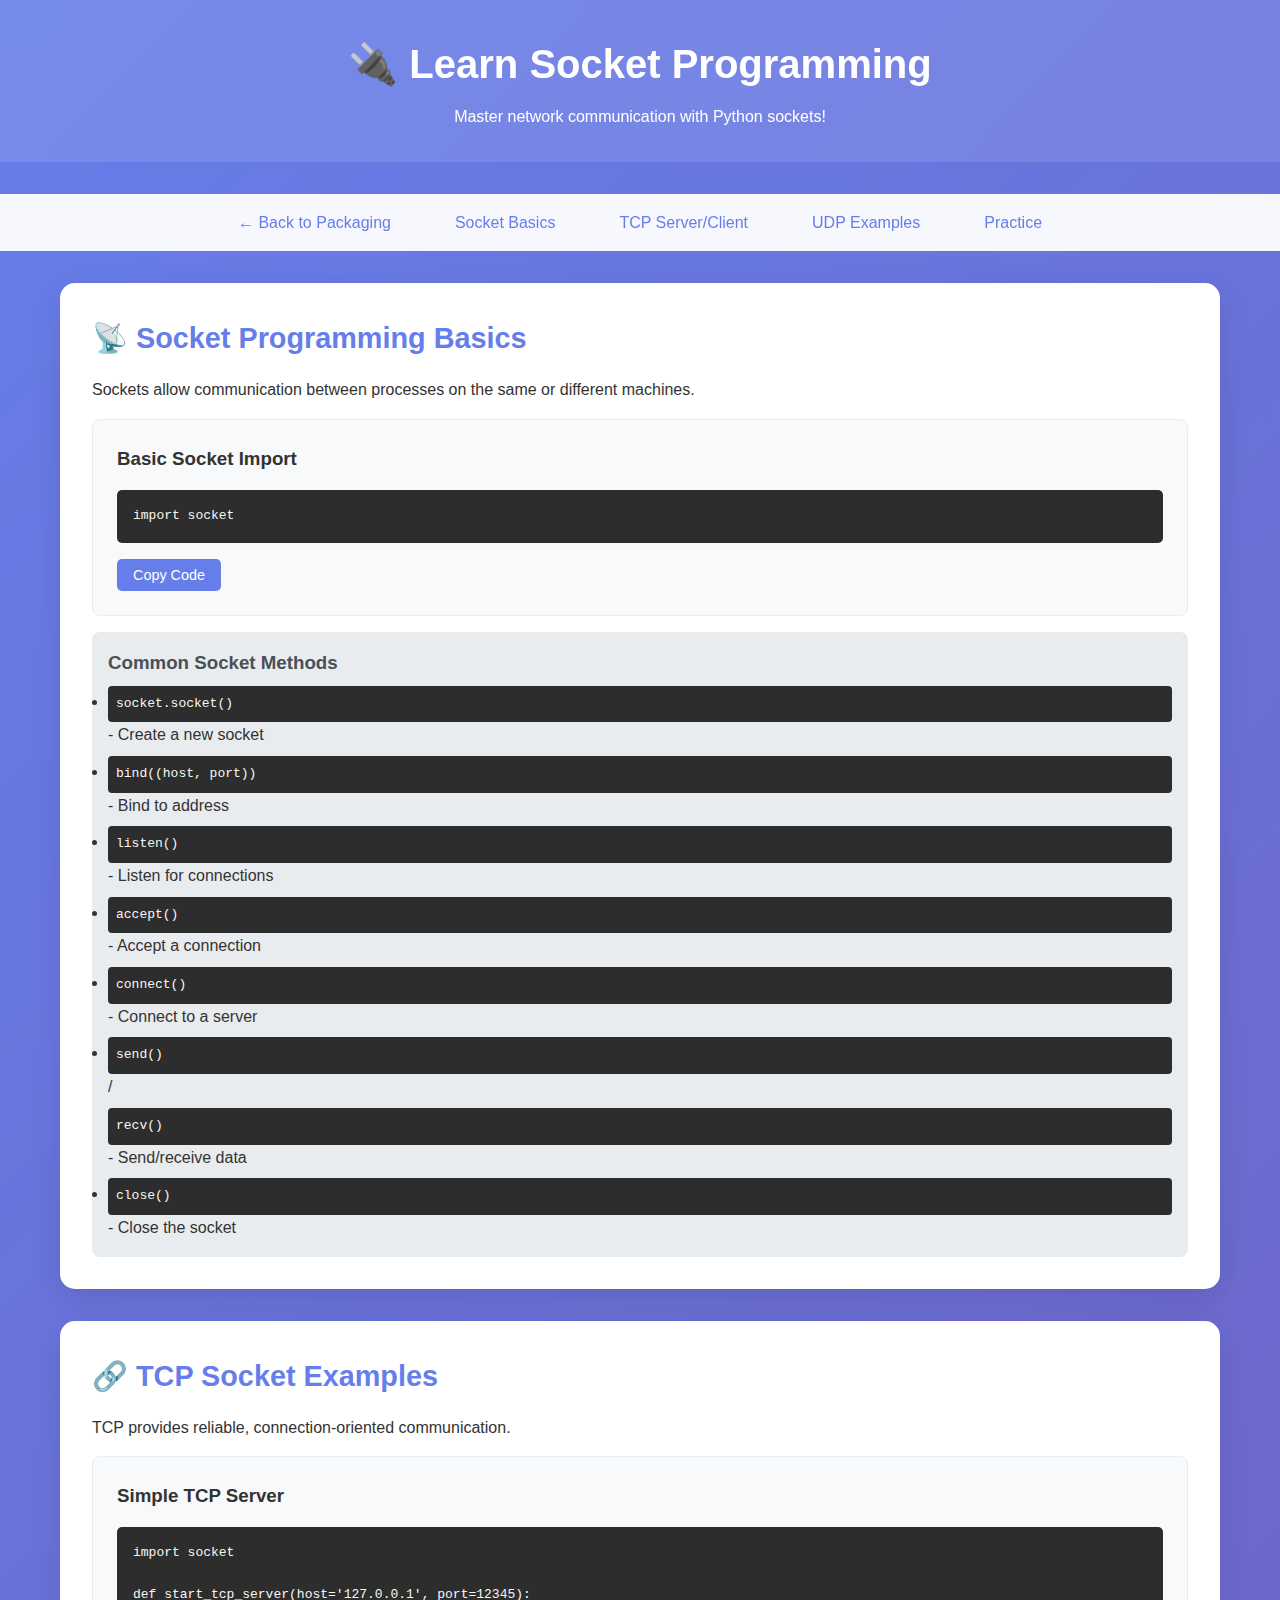
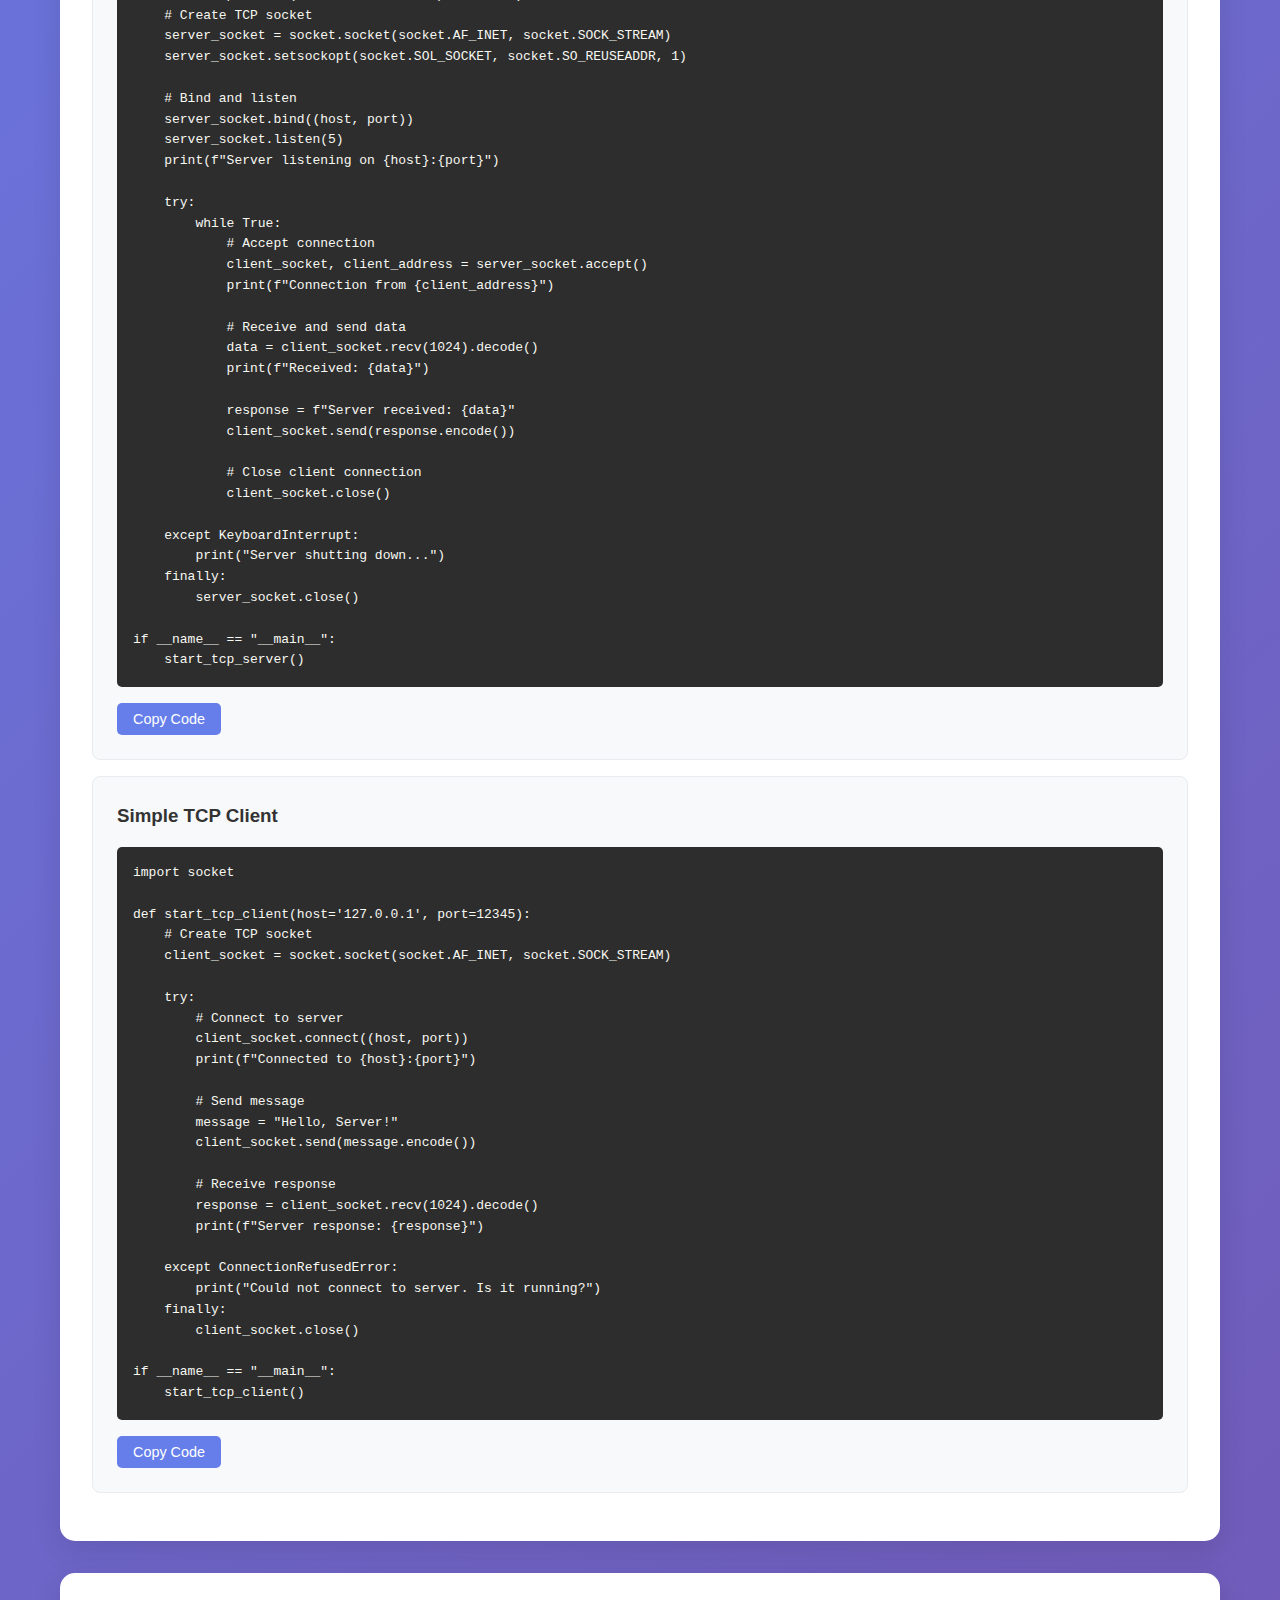
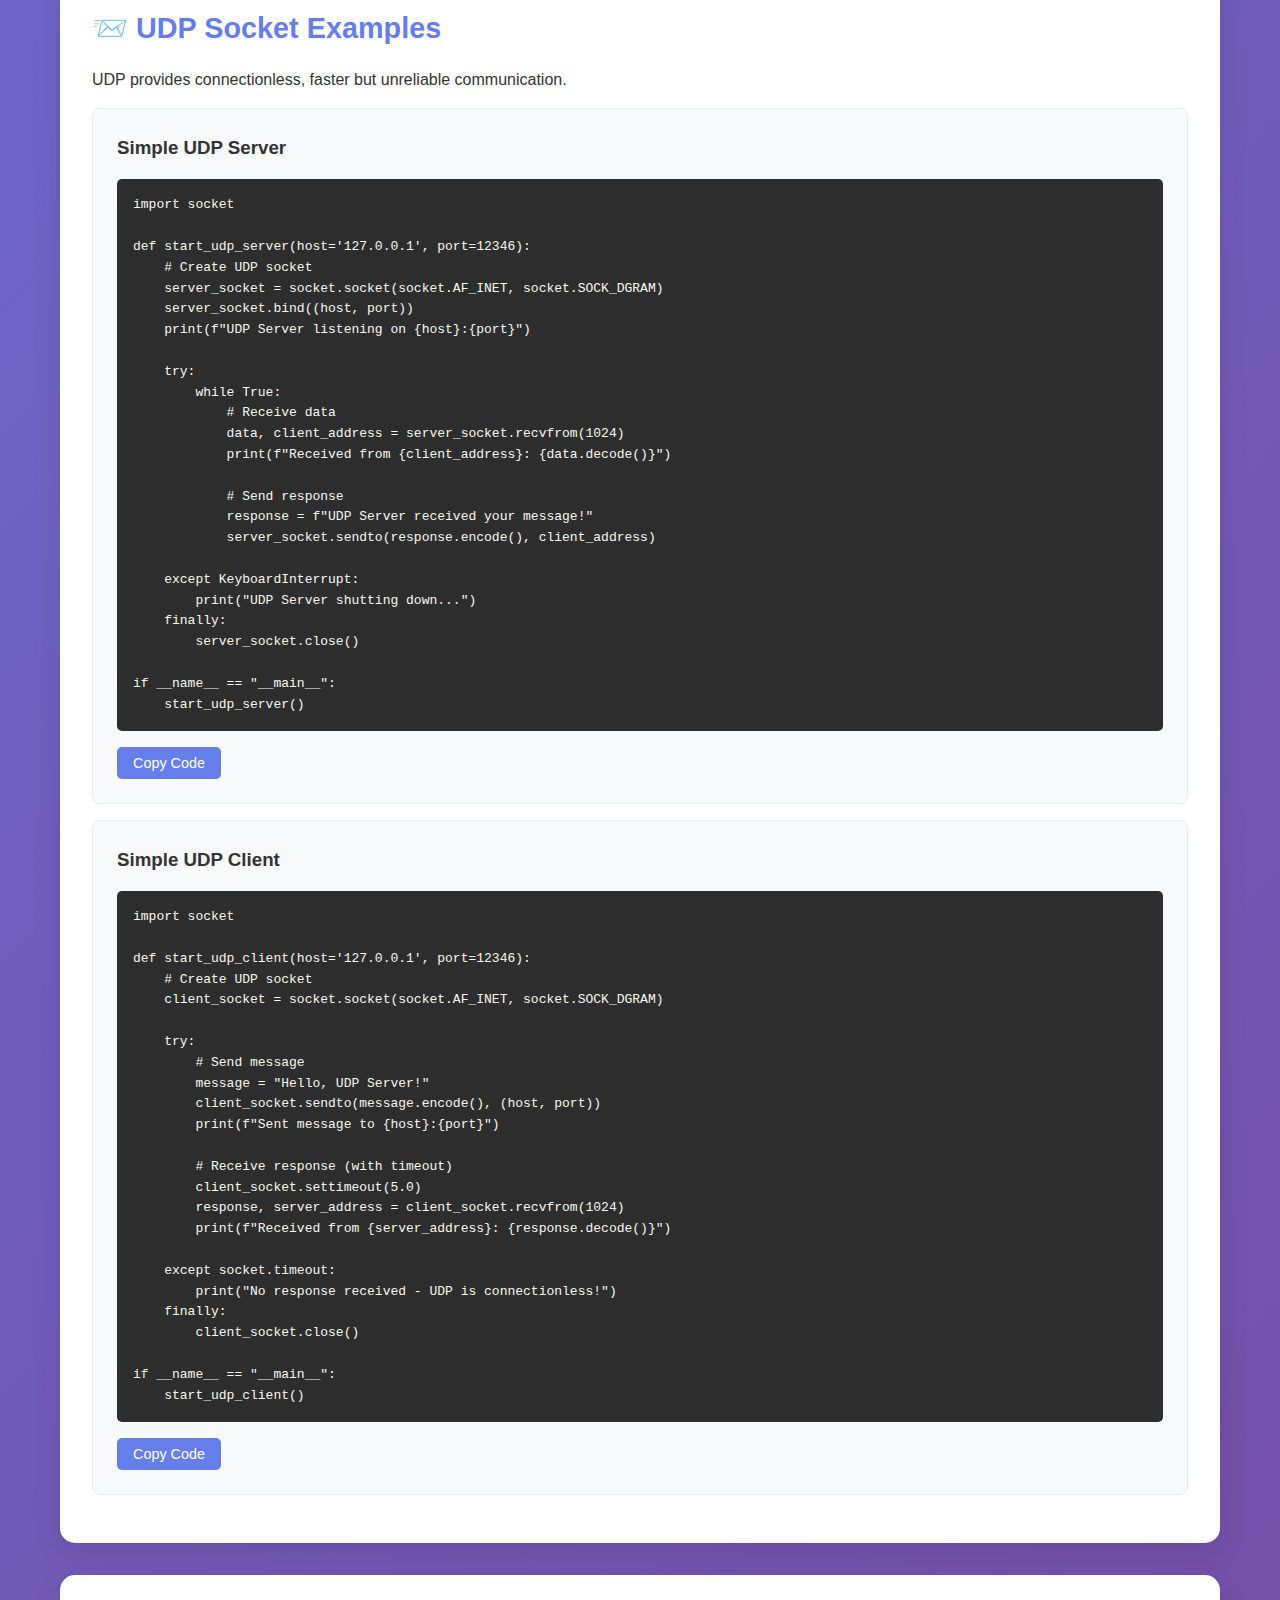
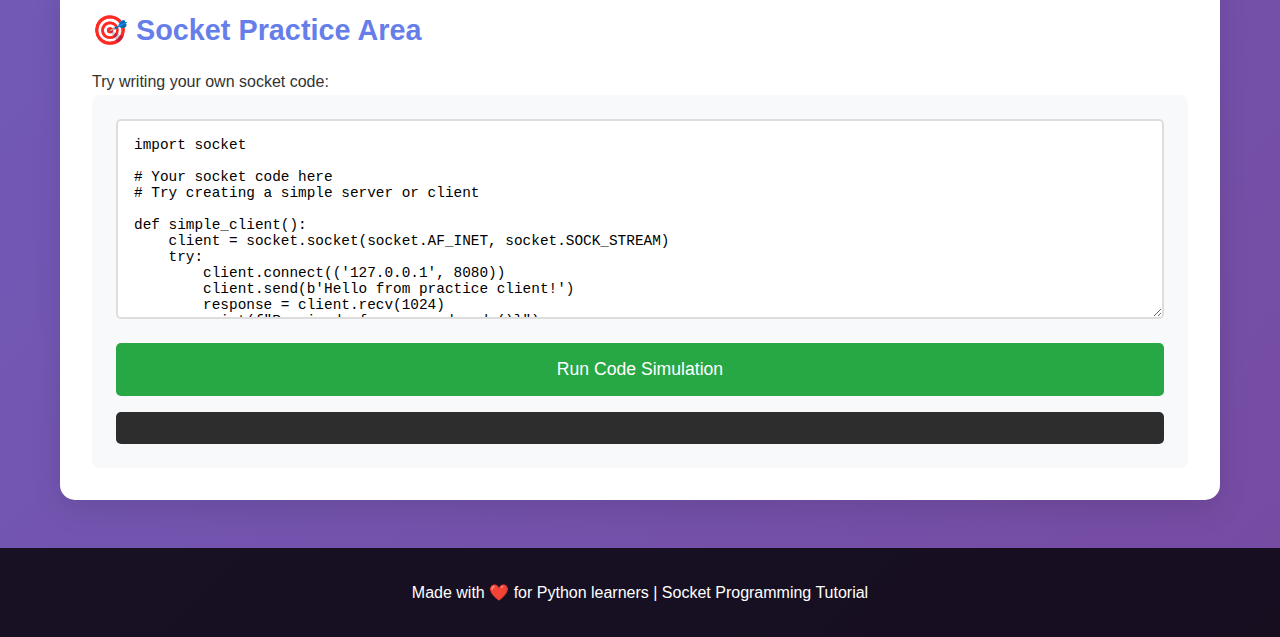
<file: sockets_module.html>
<!DOCTYPE html>
<html lang="en">
<head>
    <meta charset="UTF-8">
    <meta name="viewport" content="width=device-width, initial-scale=1.0">
    <title>Learn Socket Programming - Python</title>
    <link rel="stylesheet" href="style.css">
    <link rel="icon" href="favicon.ico" type="image/x-icon">
</head>
<body>
    <header>
        <div class="container">
            <h1>🔌 Learn Socket Programming</h1>
            <p>Master network communication with Python sockets!</p>
        </div>
    </header>

    <nav>
        <div class="container">
            <ul>
                <li><a href="index.html">← Back to Packaging</a></li>
                <li><a href="#basics">Socket Basics</a></li>
                <li><a href="#tcp">TCP Server/Client</a></li>
                <li><a href="#udp">UDP Examples</a></li>
                <li><a href="#practice">Practice</a></li>
            </ul>
        </div>
    </nav>

    <main class="container">
        <section id="basics" class="card">
            <h2>📡 Socket Programming Basics</h2>
            <p>Sockets allow communication between processes on the same or different machines.</p>
            
            <div class="code-block">
                <h3>Basic Socket Import</h3>
                <pre><code>import socket</code></pre>
                <button onclick="copyCode('socketImport')">Copy Code</button>
            </div>

            <div class="steps">
                <div class="step">
                    <h3>Common Socket Methods</h3>
                    <ul>
                        <li><code>socket.socket()</code> - Create a new socket</li>
                        <li><code>bind((host, port))</code> - Bind to address</li>
                        <li><code>listen()</code> - Listen for connections</li>
                        <li><code>accept()</code> - Accept a connection</li>
                        <li><code>connect()</code> - Connect to a server</li>
                        <li><code>send()</code> / <code>recv()</code> - Send/receive data</li>
                        <li><code>close()</code> - Close the socket</li>
                    </ul>
                </div>
            </div>
        </section>

        <section id="tcp" class="card">
            <h2>🔗 TCP Socket Examples</h2>
            <p>TCP provides reliable, connection-oriented communication.</p>
            
            <div class="code-block">
                <h3>Simple TCP Server</h3>
                <pre><code id="tcpServerCode">import socket

def start_tcp_server(host='127.0.0.1', port=12345):
    # Create TCP socket
    server_socket = socket.socket(socket.AF_INET, socket.SOCK_STREAM)
    server_socket.setsockopt(socket.SOL_SOCKET, socket.SO_REUSEADDR, 1)
    
    # Bind and listen
    server_socket.bind((host, port))
    server_socket.listen(5)
    print(f"Server listening on {host}:{port}")
    
    try:
        while True:
            # Accept connection
            client_socket, client_address = server_socket.accept()
            print(f"Connection from {client_address}")
            
            # Receive and send data
            data = client_socket.recv(1024).decode()
            print(f"Received: {data}")
            
            response = f"Server received: {data}"
            client_socket.send(response.encode())
            
            # Close client connection
            client_socket.close()
            
    except KeyboardInterrupt:
        print("Server shutting down...")
    finally:
        server_socket.close()

if __name__ == "__main__":
    start_tcp_server()</code></pre>
                <button onclick="copyCode('tcpServerCode')">Copy Code</button>
            </div>

            <div class="code-block">
                <h3>Simple TCP Client</h3>
                <pre><code id="tcpClientCode">import socket

def start_tcp_client(host='127.0.0.1', port=12345):
    # Create TCP socket
    client_socket = socket.socket(socket.AF_INET, socket.SOCK_STREAM)
    
    try:
        # Connect to server
        client_socket.connect((host, port))
        print(f"Connected to {host}:{port}")
        
        # Send message
        message = "Hello, Server!"
        client_socket.send(message.encode())
        
        # Receive response
        response = client_socket.recv(1024).decode()
        print(f"Server response: {response}")
        
    except ConnectionRefusedError:
        print("Could not connect to server. Is it running?")
    finally:
        client_socket.close()

if __name__ == "__main__":
    start_tcp_client()</code></pre>
                <button onclick="copyCode('tcpClientCode')">Copy Code</button>
            </div>
        </section>

        <section id="udp" class="card">
            <h2>📨 UDP Socket Examples</h2>
            <p>UDP provides connectionless, faster but unreliable communication.</p>
            
            <div class="code-block">
                <h3>Simple UDP Server</h3>
                <pre><code id="udpServerCode">import socket

def start_udp_server(host='127.0.0.1', port=12346):
    # Create UDP socket
    server_socket = socket.socket(socket.AF_INET, socket.SOCK_DGRAM)
    server_socket.bind((host, port))
    print(f"UDP Server listening on {host}:{port}")
    
    try:
        while True:
            # Receive data
            data, client_address = server_socket.recvfrom(1024)
            print(f"Received from {client_address}: {data.decode()}")
            
            # Send response
            response = f"UDP Server received your message!"
            server_socket.sendto(response.encode(), client_address)
            
    except KeyboardInterrupt:
        print("UDP Server shutting down...")
    finally:
        server_socket.close()

if __name__ == "__main__":
    start_udp_server()</code></pre>
                <button onclick="copyCode('udpServerCode')">Copy Code</button>
            </div>

            <div class="code-block">
                <h3>Simple UDP Client</h3>
                <pre><code id="udpClientCode">import socket

def start_udp_client(host='127.0.0.1', port=12346):
    # Create UDP socket
    client_socket = socket.socket(socket.AF_INET, socket.SOCK_DGRAM)
    
    try:
        # Send message
        message = "Hello, UDP Server!"
        client_socket.sendto(message.encode(), (host, port))
        print(f"Sent message to {host}:{port}")
        
        # Receive response (with timeout)
        client_socket.settimeout(5.0)
        response, server_address = client_socket.recvfrom(1024)
        print(f"Received from {server_address}: {response.decode()}")
        
    except socket.timeout:
        print("No response received - UDP is connectionless!")
    finally:
        client_socket.close()

if __name__ == "__main__":
    start_udp_client()</code></pre>
                <button onclick="copyCode('udpClientCode')">Copy Code</button>
            </div>
        </section>

        <section id="practice" class="card">
            <h2>🎯 Socket Practice Area</h2>
            <p>Try writing your own socket code:</p>
            
            <div class="practice-area">
                <textarea id="socketCode" placeholder="Write your socket code here..." rows="15">import socket

# Your socket code here
# Try creating a simple server or client

def simple_client():
    client = socket.socket(socket.AF_INET, socket.SOCK_STREAM)
    try:
        client.connect(('127.0.0.1', 8080))
        client.send(b'Hello from practice client!')
        response = client.recv(1024)
        print(f"Received: {response.decode()}")
    except Exception as e:
        print(f"Error: {e}")
    finally:
        client.close()

if __name__ == "__main__":
    simple_client()</textarea>
                
                <button onclick="runSocketCode()" class="build-btn">Run Code Simulation</button>
                <div id="socketOutput" class="output"></div>
            </div>
        </section>
    </main>

    <footer>
        <div class="container">
            <p>Made with ❤️ for Python learners | Socket Programming Tutorial</p>
        </div>
    </footer>

    <script>
        function copyCode(elementId) {
            const codeElement = document.getElementById(elementId);
            navigator.clipboard.writeText(codeElement.textContent);
            
            const button = event.target;
            const originalText = button.textContent;
            button.textContent = '✓ Copied!';
            setTimeout(() => {
                button.textContent = originalText;
            }, 2000);
        }

        function runSocketCode() {
            const code = document.getElementById('socketCode').value;
            const outputDiv = document.getElementById('socketOutput');
            
            outputDiv.innerHTML = '🚀 Running socket code simulation...\n\n';
            
            setTimeout(() => {
                outputDiv.innerHTML += '✅ Socket created successfully\n';
                outputDiv.innerHTML += '🔗 Attempting connection to 127.0.0.1:8080\n';
            }, 500);
            
            setTimeout(() => {
                outputDiv.innerHTML += '❌ Connection failed: No server listening on port 8080\n';
                outputDiv.innerHTML += '💡 Tip: Start a server first using one of the examples above!\n';
                outputDiv.innerHTML += '💡 Try: Run the TCP server in one terminal and client in another\n';
            }, 1500);
        }

        // Smooth scrolling
        document.querySelectorAll('nav a').forEach(anchor => {
            anchor.addEventListener('click', function(e) {
                if (this.getAttribute('href').startsWith('#')) {
                    e.preventDefault();
                    const targetId = this.getAttribute('href');
                    document.querySelector(targetId).scrollIntoView({
                        behavior: 'smooth'
                    });
                }
            });
        });
    </script>
</body>
</html>
</file>
<file: style.css>
* {
    margin: 0;
    padding: 0;
    box-sizing: border-box;
}

body {
    font-family: 'Segoe UI', Tahoma, Geneva, Verdana, sans-serif;
    line-height: 1.6;
    color: #333;
    background: linear-gradient(135deg, #667eea 0%, #764ba2 100%);
    min-height: 100vh;
}

.container {
    max-width: 1200px;
    margin: 0 auto;
    padding: 0 20px;
}

/* Header */
header {
    background: rgba(255, 255, 255, 0.1);
    backdrop-filter: blur(10px);
    color: white;
    text-align: center;
    padding: 2rem 0;
    margin-bottom: 2rem;
}

header h1 {
    font-size: 2.5rem;
    margin-bottom: 0.5rem;
}

/* Navigation */
nav {
    background: rgba(255, 255, 255, 0.95);
    margin-bottom: 2rem;
    position: sticky;
    top: 0;
    z-index: 100;
}

nav ul {
    display: flex;
    list-style: none;
    justify-content: center;
    padding: 1rem 0;
}

nav li {
    margin: 0 1rem;
}

nav a {
    text-decoration: none;
    color: #667eea;
    font-weight: 500;
    padding: 0.5rem 1rem;
    border-radius: 20px;
    transition: all 0.3s ease;
}

nav a:hover {
    background: #667eea;
    color: white;
}

/* Cards */
.card {
    background: white;
    border-radius: 15px;
    padding: 2rem;
    margin-bottom: 2rem;
    box-shadow: 0 10px 30px rgba(0, 0, 0, 0.1);
}

.card h2 {
    color: #667eea;
    margin-bottom: 1rem;
    font-size: 1.8rem;
}

/* Code Blocks */
.code-block {
    background: #f8f9fa;
    border: 1px solid #e9ecef;
    border-radius: 8px;
    padding: 1.5rem;
    margin: 1rem 0;
    position: relative;
}

.code-block pre {
    background: #2d2d2d;
    color: #f8f8f2;
    padding: 1rem;
    border-radius: 5px;
    overflow-x: auto;
    margin: 1rem 0;
}

.code-block button {
    background: #667eea;
    color: white;
    border: none;
    padding: 0.5rem 1rem;
    border-radius: 5px;
    cursor: pointer;
    font-size: 0.9rem;
}

.code-block button:hover {
    background: #5a67d8;
}

/* Interactive Demo */
.interactive-demo {
    background: #f8f9fa;
    padding: 1.5rem;
    border-radius: 8px;
    margin: 1rem 0;
}

.input-group {
    display: flex;
    gap: 0.5rem;
    margin: 1rem 0;
}

.input-group input {
    flex: 1;
    padding: 0.75rem;
    border: 2px solid #ddd;
    border-radius: 5px;
    font-size: 1rem;
}

.input-group button {
    background: #667eea;
    color: white;
    border: none;
    padding: 0.75rem 1.5rem;
    border-radius: 5px;
    cursor: pointer;
}

.result {
    padding: 1rem;
    border-radius: 5px;
    margin-top: 1rem;
    font-weight: 500;
}

.result.success {
    background: #d4edda;
    color: #155724;
    border: 1px solid #c3e6cb;
}

.result.warning {
    background: #fff3cd;
    color: #856404;
    border: 1px solid #ffeaa7;
}

/* Practice Area */
.practice-area {
    background: #f8f9fa;
    padding: 1.5rem;
    border-radius: 8px;
}

.tabs {
    display: flex;
    margin-bottom: 1rem;
}

.tab-btn {
    background: #ddd;
    border: none;
    padding: 0.75rem 1.5rem;
    cursor: pointer;
    border-radius: 5px 5px 0 0;
    margin-right: 0.5rem;
}

.tab-btn.active {
    background: #667eea;
    color: white;
}

.tab-content {
    display: none;
}

.tab-content.active {
    display: block;
}

textarea {
    width: 100%;
    height: 200px;
    padding: 1rem;
    border: 2px solid #ddd;
    border-radius: 5px;
    font-family: 'Monaco', 'Menlo', 'Ubuntu Mono', monospace;
    font-size: 0.9rem;
    resize: vertical;
}

.build-btn {
    background: #28a745;
    color: white;
    border: none;
    padding: 1rem 2rem;
    border-radius: 5px;
    cursor: pointer;
    font-size: 1.1rem;
    margin-top: 1rem;
    width: 100%;
}

.build-btn:hover {
    background: #218838;
}

.output {
    background: #2d2d2d;
    color: #f8f8f2;
    padding: 1rem;
    border-radius: 5px;
    margin-top: 1rem;
    font-family: monospace;
    white-space: pre-wrap;
    max-height: 200px;
    overflow-y: auto;
}

/* Steps */
.steps {
    display: grid;
    gap: 1rem;
}

.step {
    background: #e9ecef;
    padding: 1rem;
    border-radius: 8px;
}

.step h3 {
    color: #495057;
    margin-bottom: 0.5rem;
}

.step code {
    background: #2d2d2d;
    color: #f8f8f2;
    padding: 0.5rem;
    border-radius: 4px;
    display: block;
    margin-top: 0.5rem;
}

/* Footer */
footer {
    background: rgba(0, 0, 0, 0.8);
    color: white;
    text-align: center;
    padding: 2rem 0;
    margin-top: 3rem;
}

/* Responsive */
@media (max-width: 768px) {
    nav ul {
        flex-direction: column;
        align-items: center;
    }
    
    nav li {
        margin: 0.5rem 0;
    }
    
    .input-group {
        flex-direction: column;
    }
}
</file>
